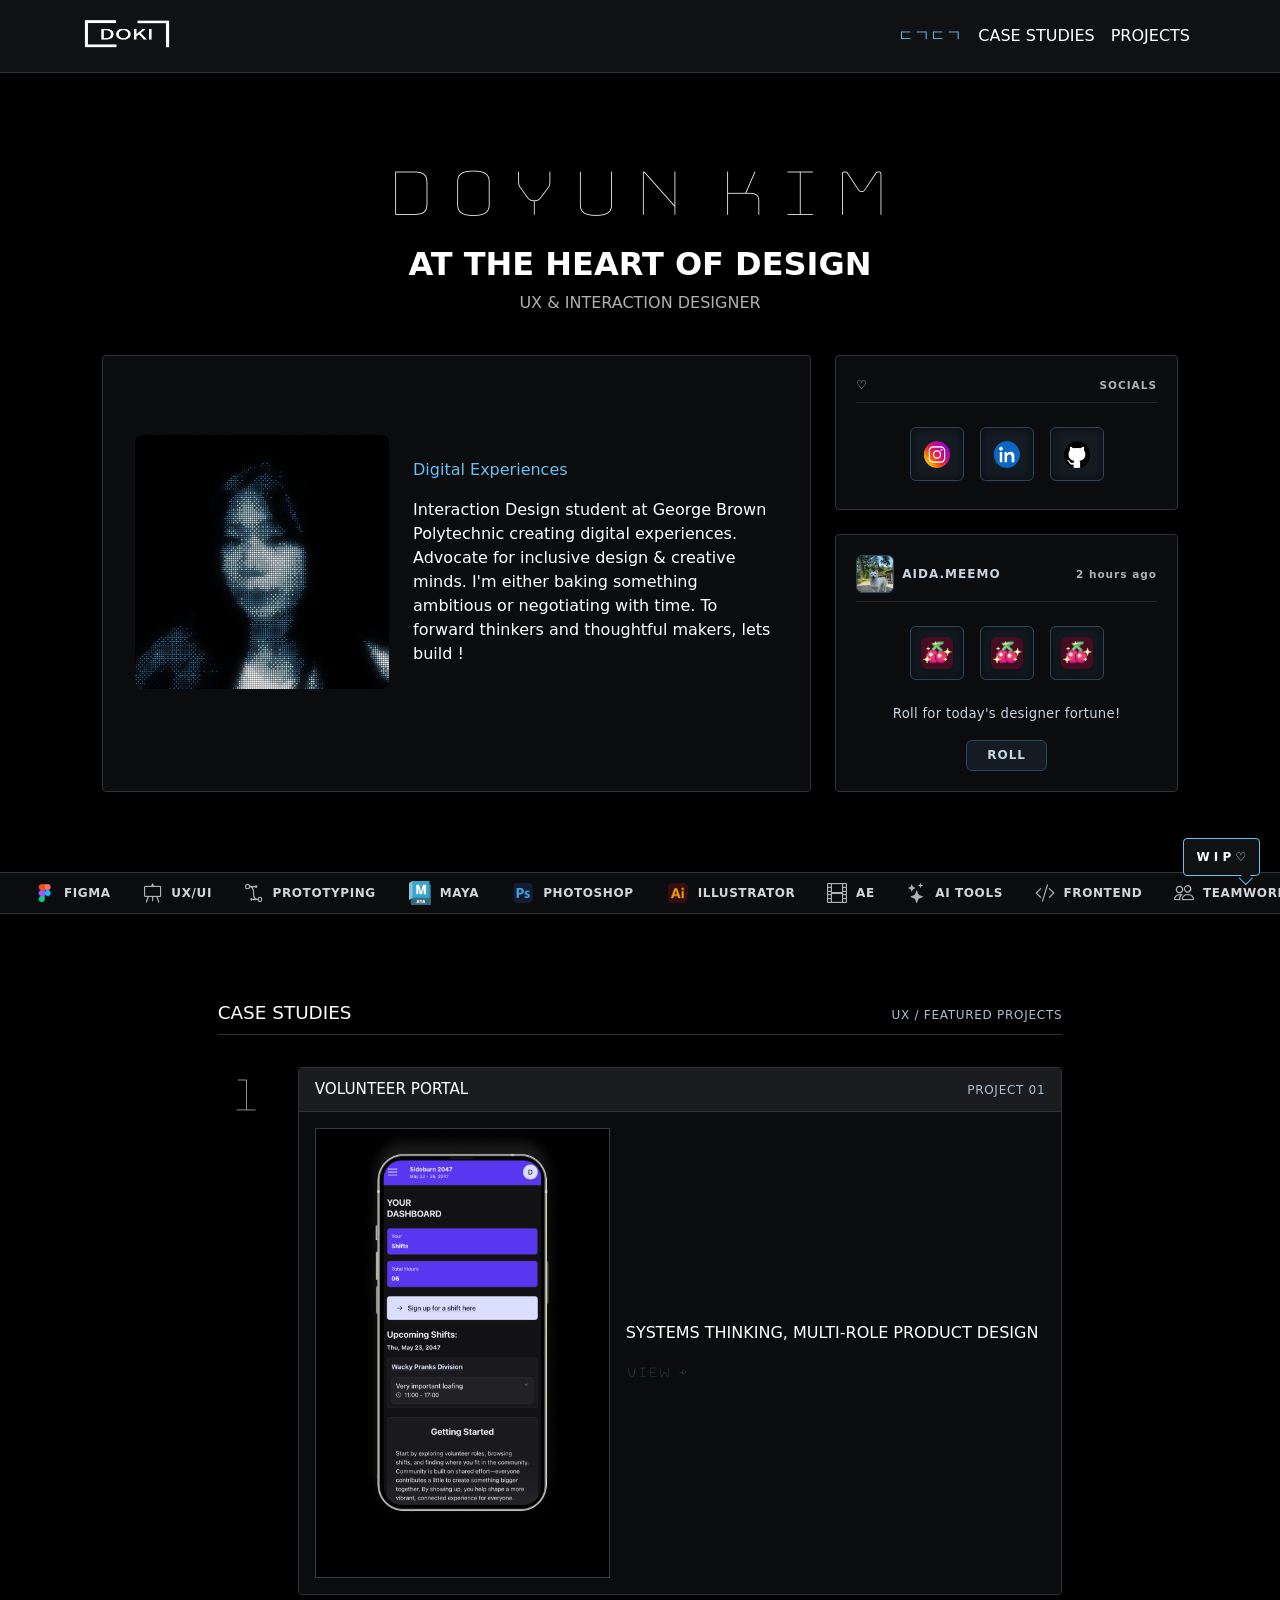
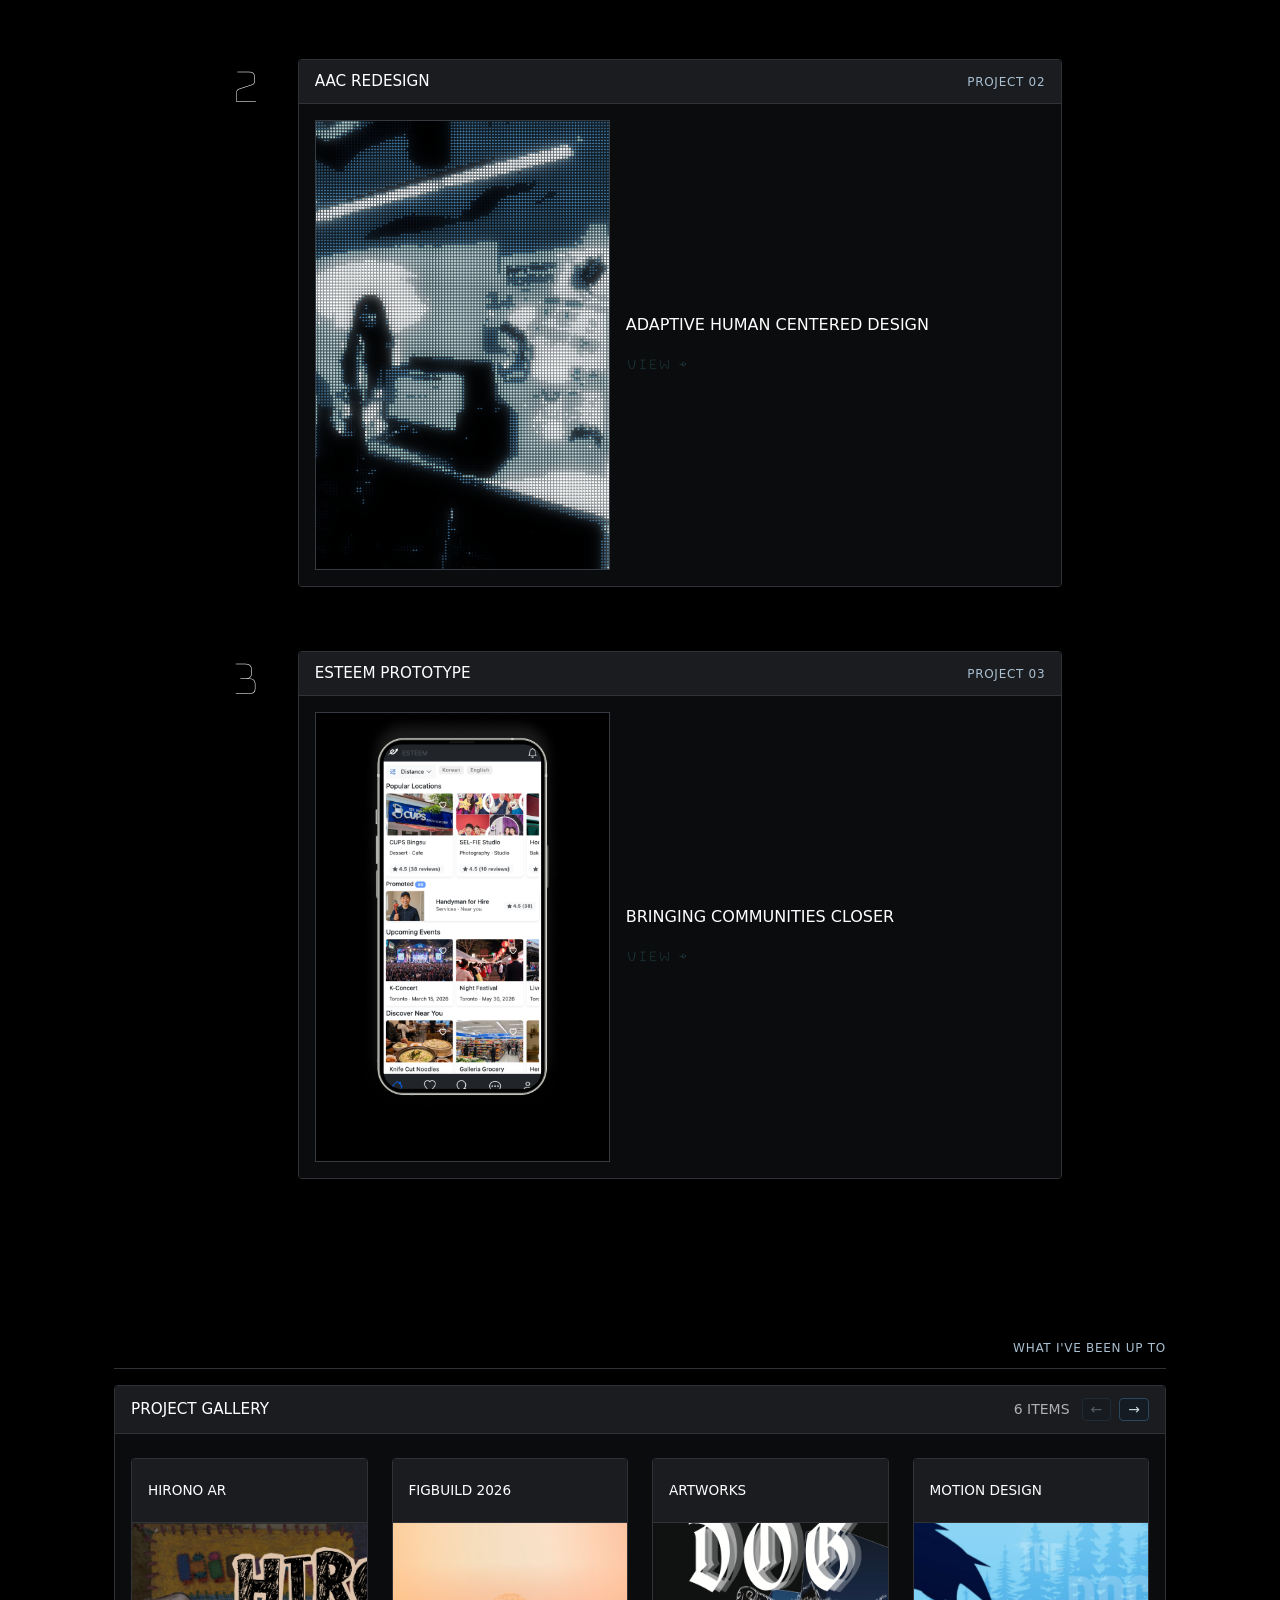
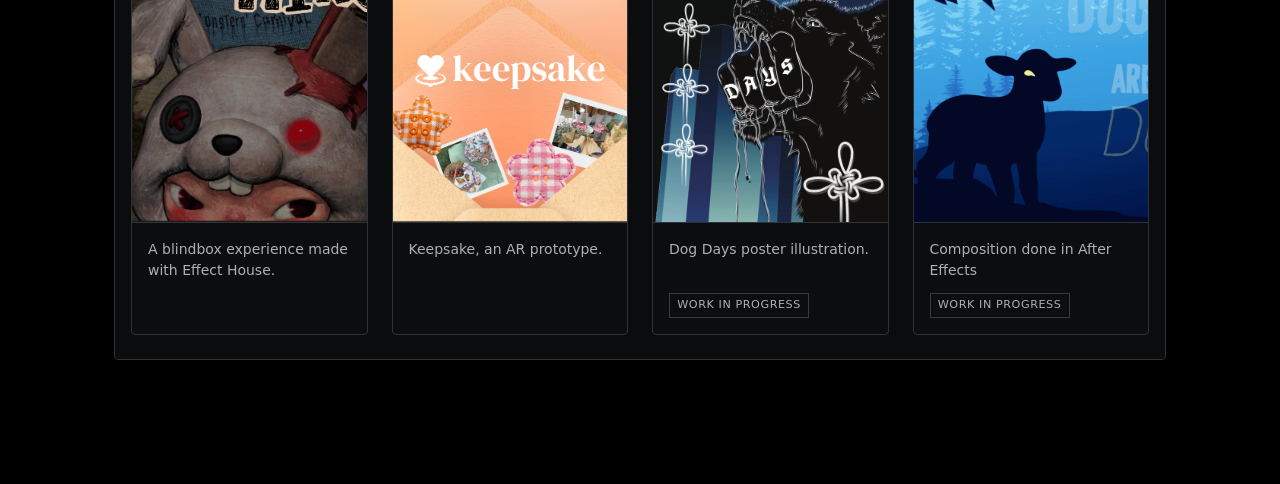
<file: index.html>
<!doctype html>
<html lang="en">

<head>

  <!-- METADATA -->
  <meta charset="utf-8">
  <meta name="viewport" content="width=device-width, initial-scale=1">
  <title>DOYUN KIM</title>

  <!-- BOOTSTRAP 5 -->
  <script src="https://cdn.jsdelivr.net/npm/bootstrap@5.3.2/dist/js/bootstrap.bundle.min.js"
    integrity="sha384-C6RzsynM9kWDrMNeT87bh95OGNyZPhcTNXj1NW7RuBCsyN/o0jlpcV8Qyq46cDfL" crossorigin="anonymous">
    </script>
  <link href="https://cdn.jsdelivr.net/npm/bootstrap@5.3.2/dist/css/bootstrap.min.css" rel="stylesheet"
    integrity="sha384-T3c6CoIi6uLrA9TneNEoa7RxnatzjcDSCmG1MXxSR1GAsXEV/Dwwykc2MPK8M2HN" crossorigin="anonymous">

  <!-- JQUERY -->
  <script src="https://code.jquery.com/jquery-3.7.1.min.js"
    integrity="sha256-/JqT3SQfawRcv/BIHPThkBvs0OEvtFFmqPF/lYI/Cxo=" crossorigin="anonymous"></script>
  <script src="script.js"></script>

  <link rel="stylesheet" href="https://cdn.jsdelivr.net/npm/bootstrap-icons@1.13.1/font/bootstrap-icons.min.css">

  <link href="style.css" rel="stylesheet">

  <link rel="preconnect" href="https://fonts.googleapis.com">
  <link rel="preconnect" href="https://fonts.gstatic.com" crossorigin>
  <link href="https://fonts.googleapis.com/css2?family=Bungee+Hairline&display=swap" rel="stylesheet">
</head>

<body class="is-loading">

  <!-- MONOCHROME HUD LOADING SCREEN -->
  <div id="site-loader" class="site-loader" aria-live="polite" aria-label="Loading site">
    <div class="loader-minimal-brand">
      <img src="images/DOKI_2.png" alt="DOKI" class="loader-brand-img" width="120" height="120">
    </div>
  </div>

  <header id="site-header"></header>

  <div class="lower-page">
    <div class="lower-background-layer" aria-hidden="true">
      <video id="lower-background" class="lower-background" muted loop playsinline preload="metadata">
        <source src="images/FLOWERBG-ascii.mp4" type="video/mp4">
      </video>
    </div>

    <div id="intro-section"></div>

    <div id="skills-section"></div>

    <div class="container portfolio-container portfolio-content">
      <div class="row g-4 align-items-start">
        <div id="casestudies-section" class="col-12 col-lg-10 mx-auto"></div>
      </div>
    </div>

    <div id="projects-section"></div>
  </div>

</body>

</html>
</file>
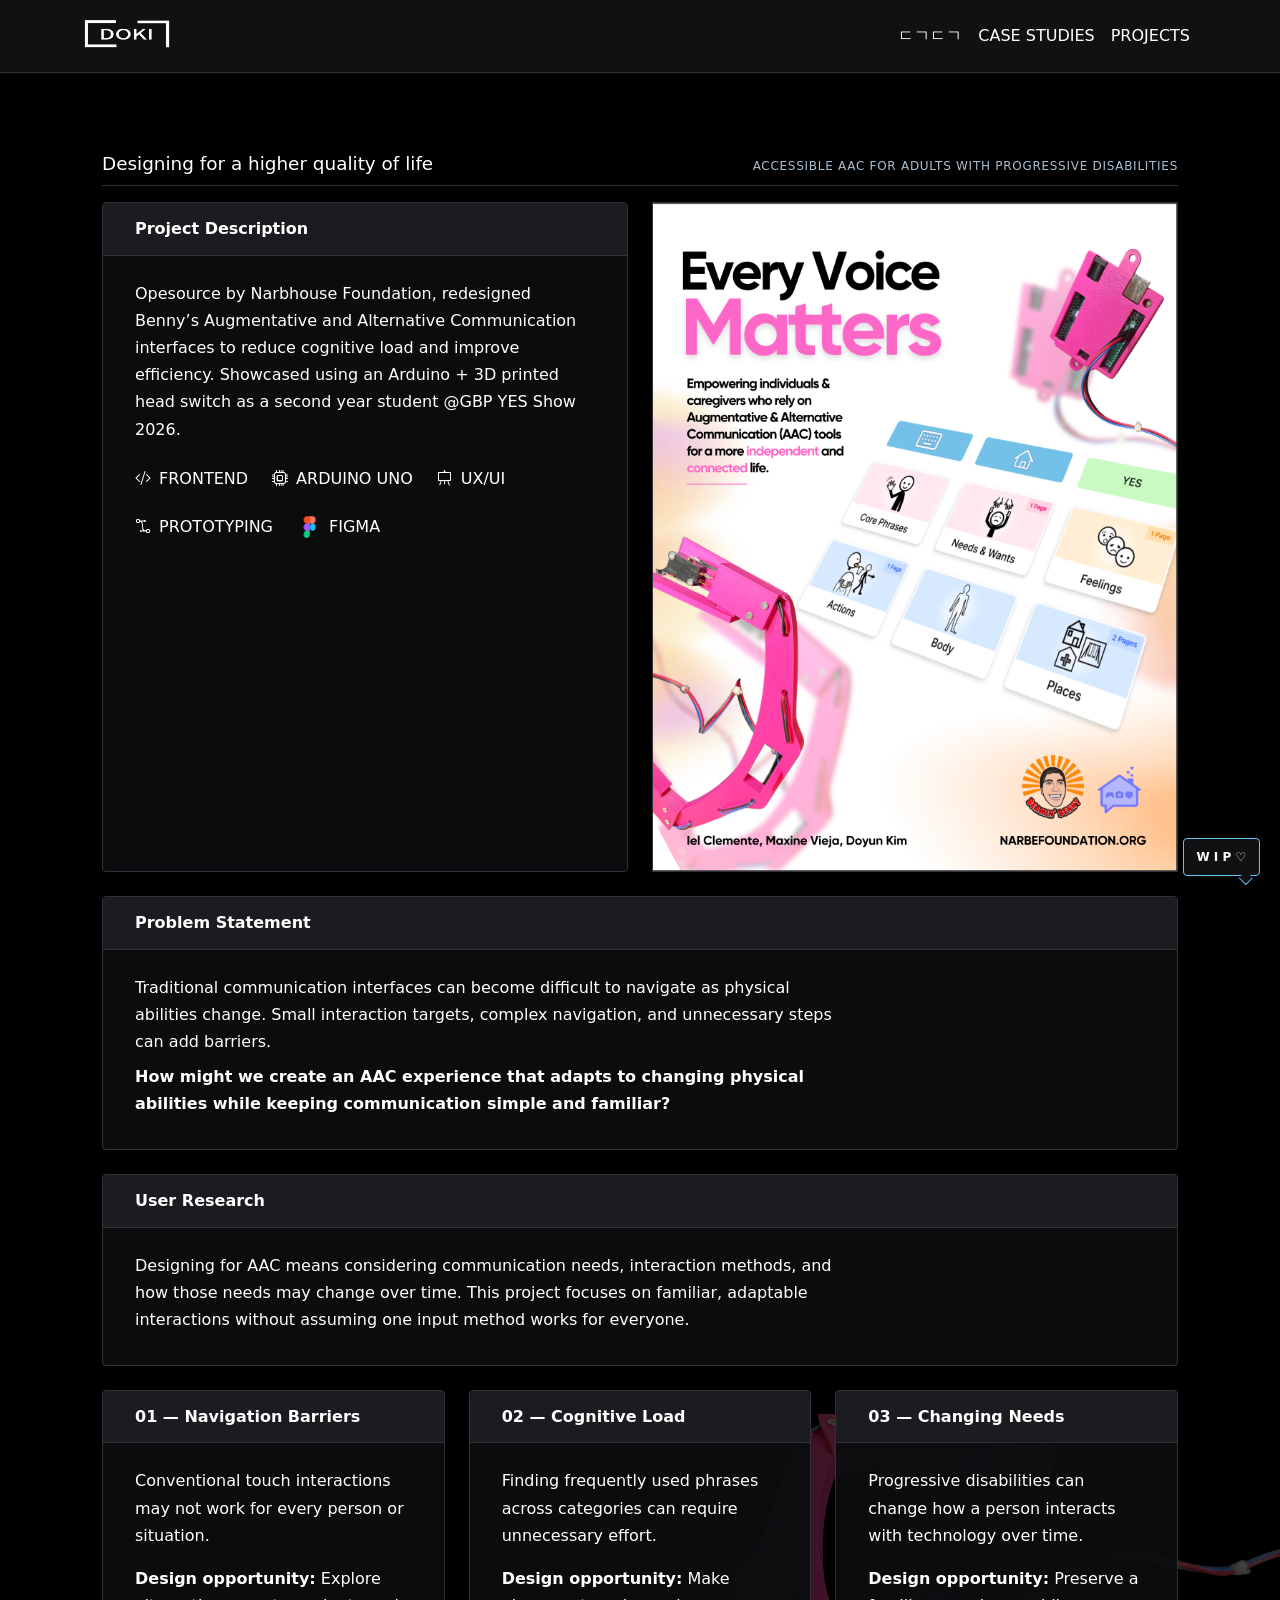
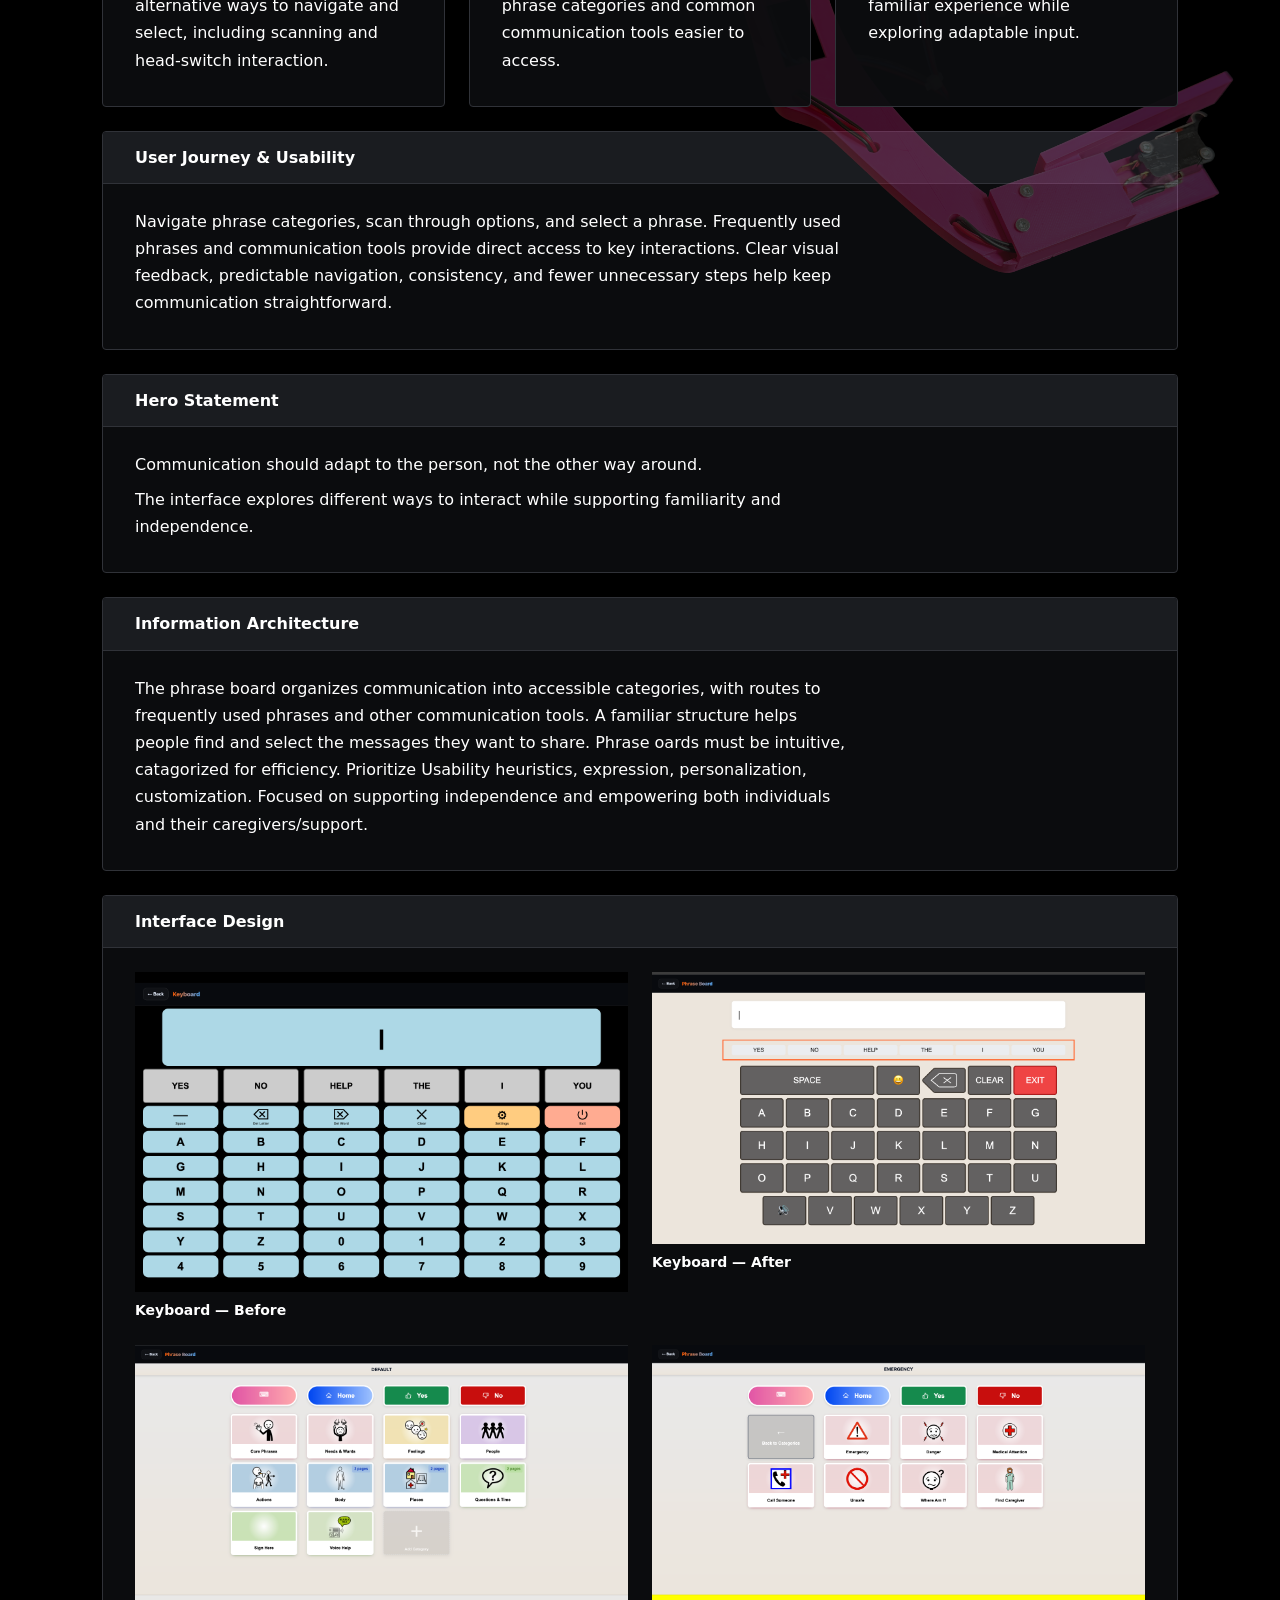
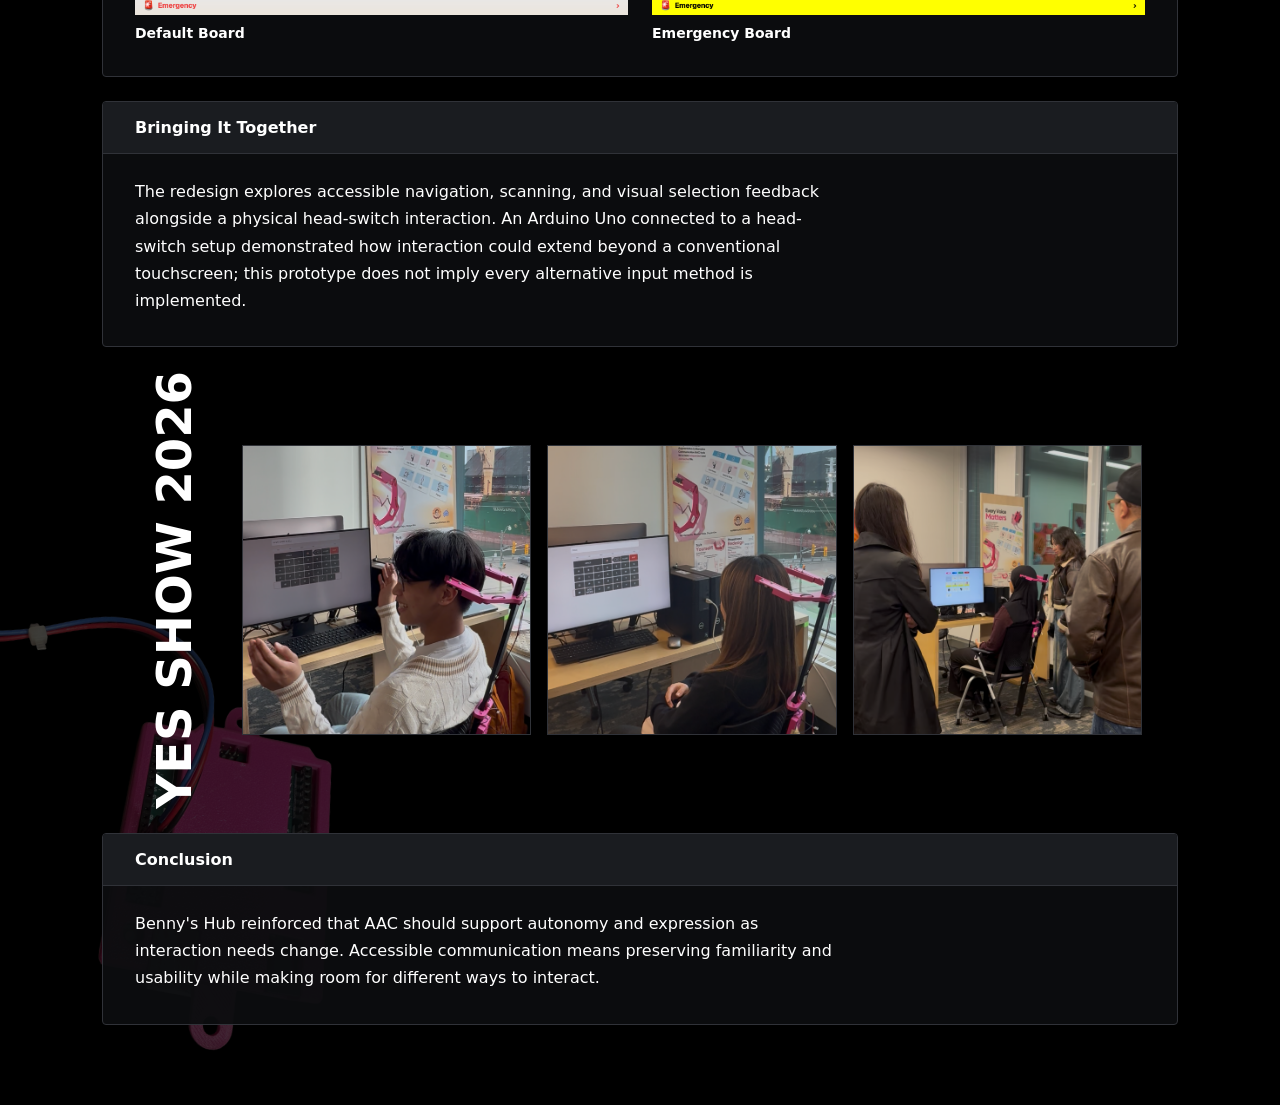
<file: casestudy1.html>
<!doctype html>
<html lang="en">

<head>
    <meta charset="utf-8">
    <meta name="viewport" content="width=device-width, initial-scale=1">
    <title>The Redesign | Do-yun Kim</title>

    <script src="https://cdn.jsdelivr.net/npm/bootstrap@5.3.2/dist/js/bootstrap.bundle.min.js"
        integrity="sha384-C6RzsynM9kWDrMNeT87bh95OGNyZPhcTNXj1NW7RuBCsyN/o0jlpcV8Qyq46cDfL"
        crossorigin="anonymous"></script>
    <link href="https://cdn.jsdelivr.net/npm/bootstrap@5.3.2/dist/css/bootstrap.min.css" rel="stylesheet"
        integrity="sha384-T3c6CoIi6uLrA9TneNEoa7RxnatzjcDSCmG1MXxSR1GAsXEV/Dwwykc2MPK8M2HN" crossorigin="anonymous">
    <script src="https://code.jquery.com/jquery-3.7.1.min.js"
        integrity="sha256-/JqT3SQfawRcv/BIHPThkBvs0OEvtFFmqPF/lYI/Cxo=" crossorigin="anonymous"></script>
    <script src="script.js"></script>
    <link rel="stylesheet" href="https://cdn.jsdelivr.net/npm/bootstrap-icons@1.13.1/font/bootstrap-icons.min.css">
    <link href="style.css" rel="stylesheet">
</head>

<body>
    <div id="site-header"></div>

    <section id="case-study-1" class="bg-light section-spacing case-study-detail redesign-case-study">
        <div class="container portfolio-container">
            <div class="portfolio-section-heading">
                <h2>Designing for a higher quality of life</h2>
                <span>ACCESSIBLE AAC FOR ADULTS WITH PROGRESSIVE DISABILITIES</span>
            </div>

            <div class="row g-4">

                <div class="col-12 col-md-6">
                    <article class="intro-card h-100">
                        <h3 class="h5 fw-bold text-white">Project Description</h3>
                        <p class="mb-0">Opesource by Narbhouse Foundation, redesigned Benny’s Augmentative and Alternative Communication interfaces to
                            reduce cognitive load and improve efficiency.
                            Showcased using an Arduino + 3D printed head switch as a second year student @GBP YES Show
                            2026.</p>
                        <div class="d-flex flex-wrap align-items-center gap-4 mt-4" aria-label="Project skills">
                            <span class="d-inline-flex align-items-center gap-2"><i class="bi bi-code-slash"
                                    aria-hidden="true"></i> FRONTEND</span>
                            <span class="d-inline-flex align-items-center gap-2"><i class="bi bi-cpu"
                                    aria-hidden="true"></i> ARDUINO UNO</span>
                            <span class="d-inline-flex align-items-center gap-2"><i class="bi bi-easel"
                                    aria-hidden="true"></i> UX/UI</span>
                            <span class="d-inline-flex align-items-center gap-2"><i class="bi bi-bezier2"
                                    aria-hidden="true"></i> PROTOTYPING</span>
                            <span class="d-inline-flex align-items-center gap-2"><img src="images/Figma.png" alt=""
                                    width="24" height="24"> FIGMA</span>
                        </div>
                    </article>
                </div>

                <div class="col-12 col-md-6 d-flex align-items-center justify-content-center">
                    <img src="images/Benny.png" class="case-study-feature-image"
                        alt="Benny's Hub AAC phrase board redesign">
                </div>


                <div class="col-12">
                    <article id="problem" class="intro-card h-100">
                        <h3 class="h5 fw-bold text-white">Problem Statement</h3>
                        <p class="mb-0">Traditional communication interfaces can become difficult to navigate as
                            physical abilities change. Small interaction targets, complex navigation, and unnecessary
                            steps can add barriers.</p>
                        <p class="mb-0 mt-2"><strong>How might we create an AAC experience that adapts to changing
                                physical abilities while keeping communication simple and familiar?</strong></p>
                    </article>
                </div>

                <div class="col-12">
                    <article id="research" class="intro-card h-100">
                        <h3 class="h5 fw-bold text-white">User Research</h3>
                        <p class="mb-0">Designing for AAC means considering communication needs, interaction methods,
                            and how those needs may change over time. This project focuses on familiar, adaptable
                            interactions without assuming one input method works for everyone.</p>
                    </article>
                </div>

                <div class="col-12">
                    <div class="row g-4 redesign-pain-points">
                        <div class="col-12 col-md-4">
                            <article class="intro-card h-100">
                                <h3 class="h5 fw-bold text-white">01 — Navigation Barriers</h3>
                                <p>Conventional touch interactions may not work for every person or situation.</p>
                                <p class="mb-0"><strong>Design opportunity:</strong> Explore alternative ways to
                                    navigate and select, including scanning and head-switch interaction.</p>
                            </article>
                        </div>
                        <div class="col-12 col-md-4">
                            <article class="intro-card h-100">
                                <h3 class="h5 fw-bold text-white">02 — Cognitive Load</h3>
                                <p>Finding frequently used phrases across categories can require unnecessary effort.</p>
                                <p class="mb-0"><strong>Design opportunity:</strong> Make phrase categories and common
                                    communication tools easier to access.</p>
                            </article>
                        </div>
                        <div class="col-12 col-md-4">
                            <article class="intro-card h-100">
                                <h3 class="h5 fw-bold text-white">03 — Changing Needs</h3>
                                <p>Progressive disabilities can change how a person interacts with technology over time.
                                </p>
                                <p class="mb-0"><strong>Design opportunity:</strong> Preserve a familiar experience
                                    while exploring adaptable input.</p>
                            </article>
                        </div>
                    </div>
                </div>

                <div class="col-12">
                    <article class="intro-card h-100">
                        <h3 class="h5 fw-bold text-white">User Journey &amp; Usability</h3>
                        <p class="mb-0">Navigate phrase categories, scan through options, and select a phrase.
                            Frequently used phrases and communication tools provide direct access to key interactions.
                            Clear visual feedback, predictable navigation, consistency, and fewer unnecessary steps help
                            keep communication straightforward.</p>
                    </article>
                </div>
                <div class="col-12">
                    <article class="intro-card h-100">
                        <h3 class="h5 fw-bold text-white">Hero Statement</h3>
                        <p class="mb-0">Communication should adapt to the person, not the other way around.</p>
                        <p class="mb-0 mt-2">The interface explores different ways to interact while supporting
                            familiarity and independence.</p>
                    </article>
                </div>

                <div class="col-12">
                    <article class="intro-card h-100">
                        <h3 class="h5 fw-bold text-white">Information Architecture</h3>
                        <p class="mb-0">The phrase board organizes communication into accessible categories, with routes
                            to frequently used phrases and other communication tools. A familiar structure helps people
                            find and select the messages they want to share. Phrase oards must be
                            intuitive, catagorized for efficiency. Prioritize Usability heuristics, expression,
                            personalization, customization.
                            Focused on supporting independence and empowering both individuals and their
                            caregivers/support.</p>
                    </article>
                </div>

                <div class="col-12">
                    <article id="wireframes" class="intro-card h-100">
                        <h3 class="h5 fw-bold text-white">Interface Design</h3>

                        <div class="row g-4">
                            <div class="col-12 col-md-6">
                                <figure class="m-0">
                                    <img src="images/KeyboardBefore.png" class="wireframe-image"
                                        alt="Keyboard interface before the redesign" width="3024" height="1964"
                                        loading="lazy">
                                    <figcaption class="small mt-2"><strong class="text-white">Keyboard — Before</strong>
                                    </figcaption>
                                </figure>
                            </div>
                            <div class="col-12 col-md-6">
                                <figure class="m-0">
                                    <img src="images/KeyboardAfter.png" class="wireframe-image"
                                        alt="Keyboard interface after the redesign" width="3024" height="1670"
                                        loading="lazy">
                                    <figcaption class="small mt-2"><strong class="text-white">Keyboard — After</strong>
                                    </figcaption>
                                </figure>
                            </div>
                            <div class="col-12 col-md-6">
                                <figure class="m-0">
                                    <img src="images/DefaultBoard.png" class="wireframe-image"
                                        alt="Default phrase board showing communication categories" width="3024"
                                        height="1656" loading="lazy">
                                    <figcaption class="small mt-2"><strong class="text-white">Default Board</strong>
                                    </figcaption>
                                </figure>
                            </div>
                            <div class="col-12 col-md-6">
                                <figure class="m-0">
                                    <img src="images/EmergencyBoard.png" class="wireframe-image"
                                        alt="Emergency phrase board showing urgent communication options" width="3024"
                                        height="1654" loading="lazy">
                                    <figcaption class="small mt-2"><strong class="text-white">Emergency Board</strong>
                                    </figcaption>
                                </figure>
                            </div>
                        </div>
                    </article>
                </div>

                <div class="col-12">
                    <article id="solutions" class="intro-card h-100">
                        <h3 class="h5 fw-bold text-white">Bringing It Together</h3>
                        <p class="mb-0">The redesign explores accessible navigation, scanning, and visual selection
                            feedback alongside a physical head-switch interaction. An Arduino Uno connected to a
                            head-switch setup demonstrated how interaction could extend beyond a conventional
                            touchscreen; this prototype does not imply every alternative input method is implemented.
                        </p>
                    </article>
                </div>

                <div class="col-12">
                    <figure class="yes-show-figure m-0">
                        <figcaption class="yes-show-caption text-white">YES SHOW 2026</figcaption>
                        <div class="yes-show-gallery">
                            <img src="images/User1.PNG" class="yes-show-user-image"
                                alt="Visitor trying the Benny's Hub head-switch at YES Show 2026" width="1320"
                                height="2868" loading="lazy">
                            <img src="images/User2.PNG" class="yes-show-user-image"
                                alt="Visitor using the Benny's Hub head-switch at YES Show 2026" width="1320"
                                height="2868" loading="lazy">
                            <img src="images/User3.PNG" class="yes-show-user-image yes-show-user-image-group"
                                alt="Visitors watching a Benny's Hub demonstration at YES Show 2026" width="1320"
                                height="2868" loading="lazy">
                        </div>
                    </figure>
                </div>

                <div class="col-12">
                    <article class="intro-card h-100">
                        <h3 class="h5 fw-bold text-white">Conclusion</h3>
                        <p class="mb-0">Benny's Hub reinforced that AAC should support autonomy and expression as
                            interaction needs change. Accessible communication means preserving familiarity and
                            usability while making room for different ways to interact.</p>
                    </article>
                </div>

            </div>
        </div>
    </section>
</body>

</html>
</file>
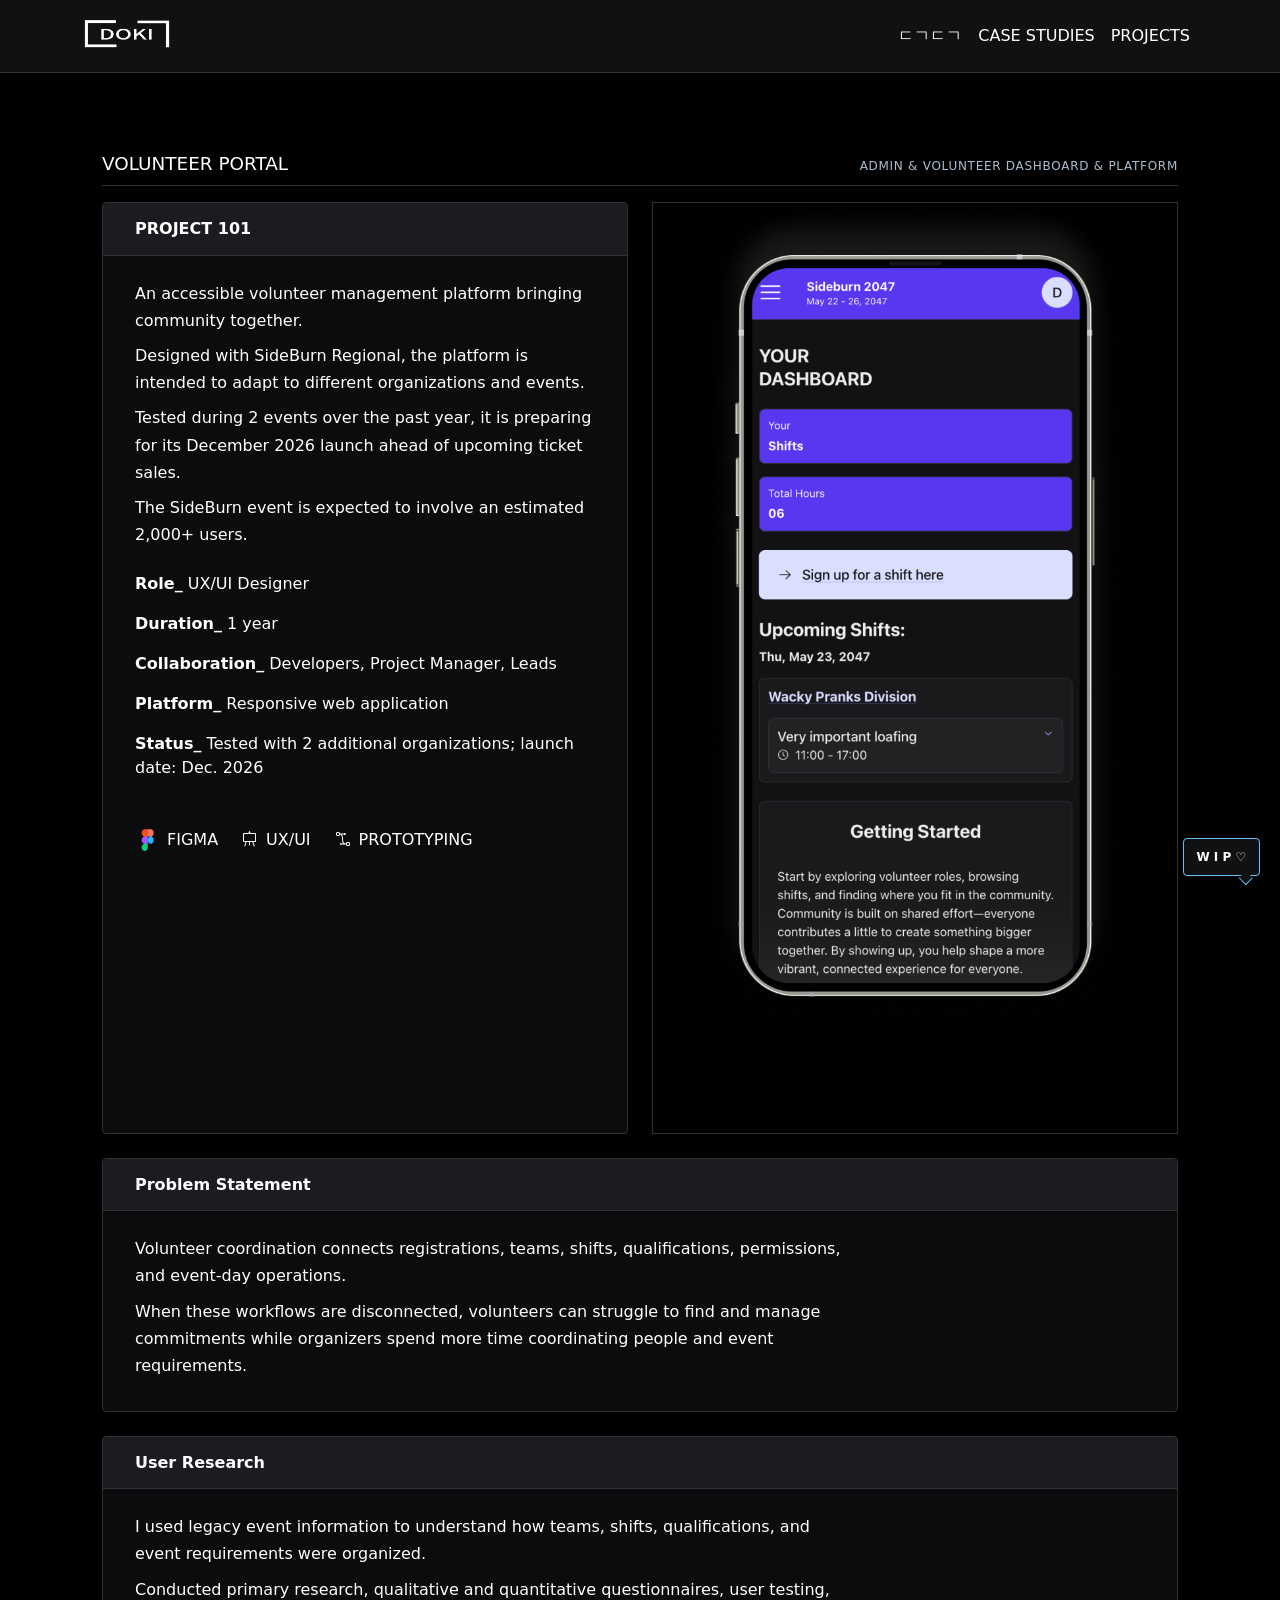
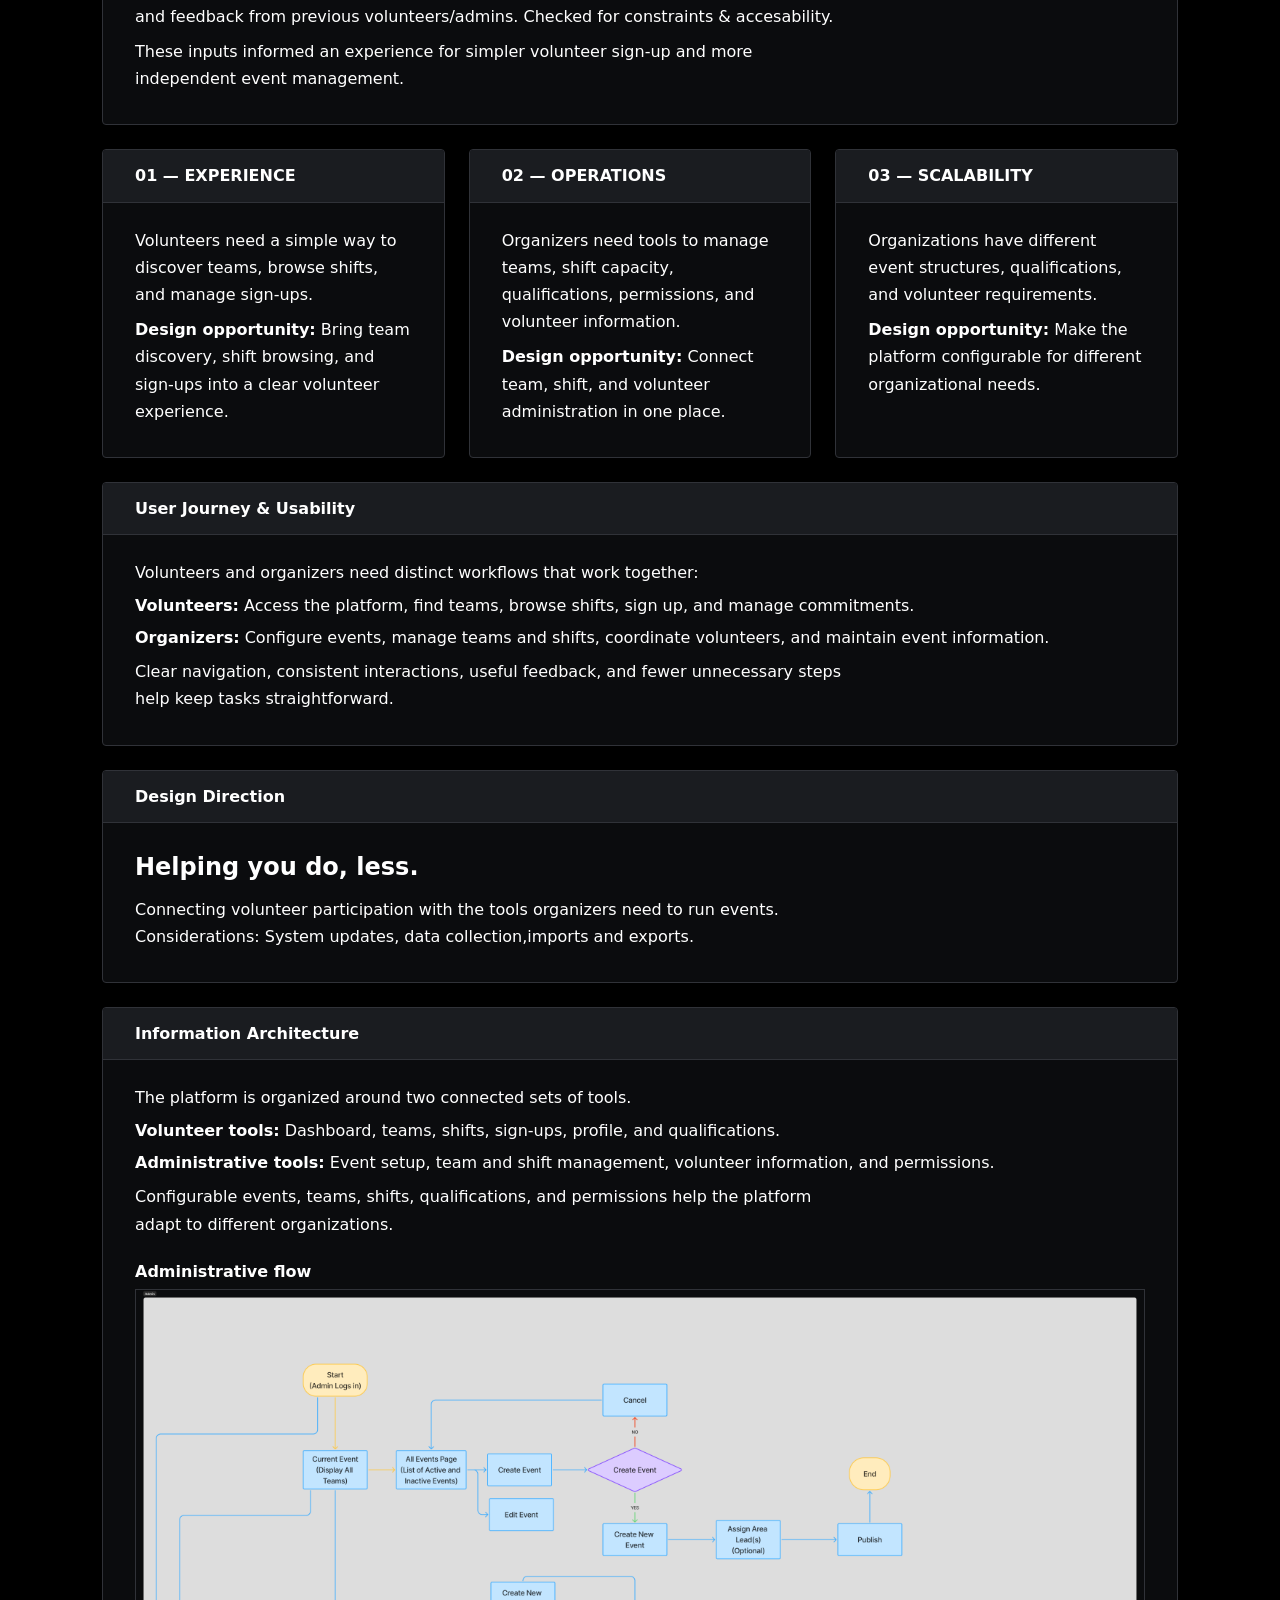
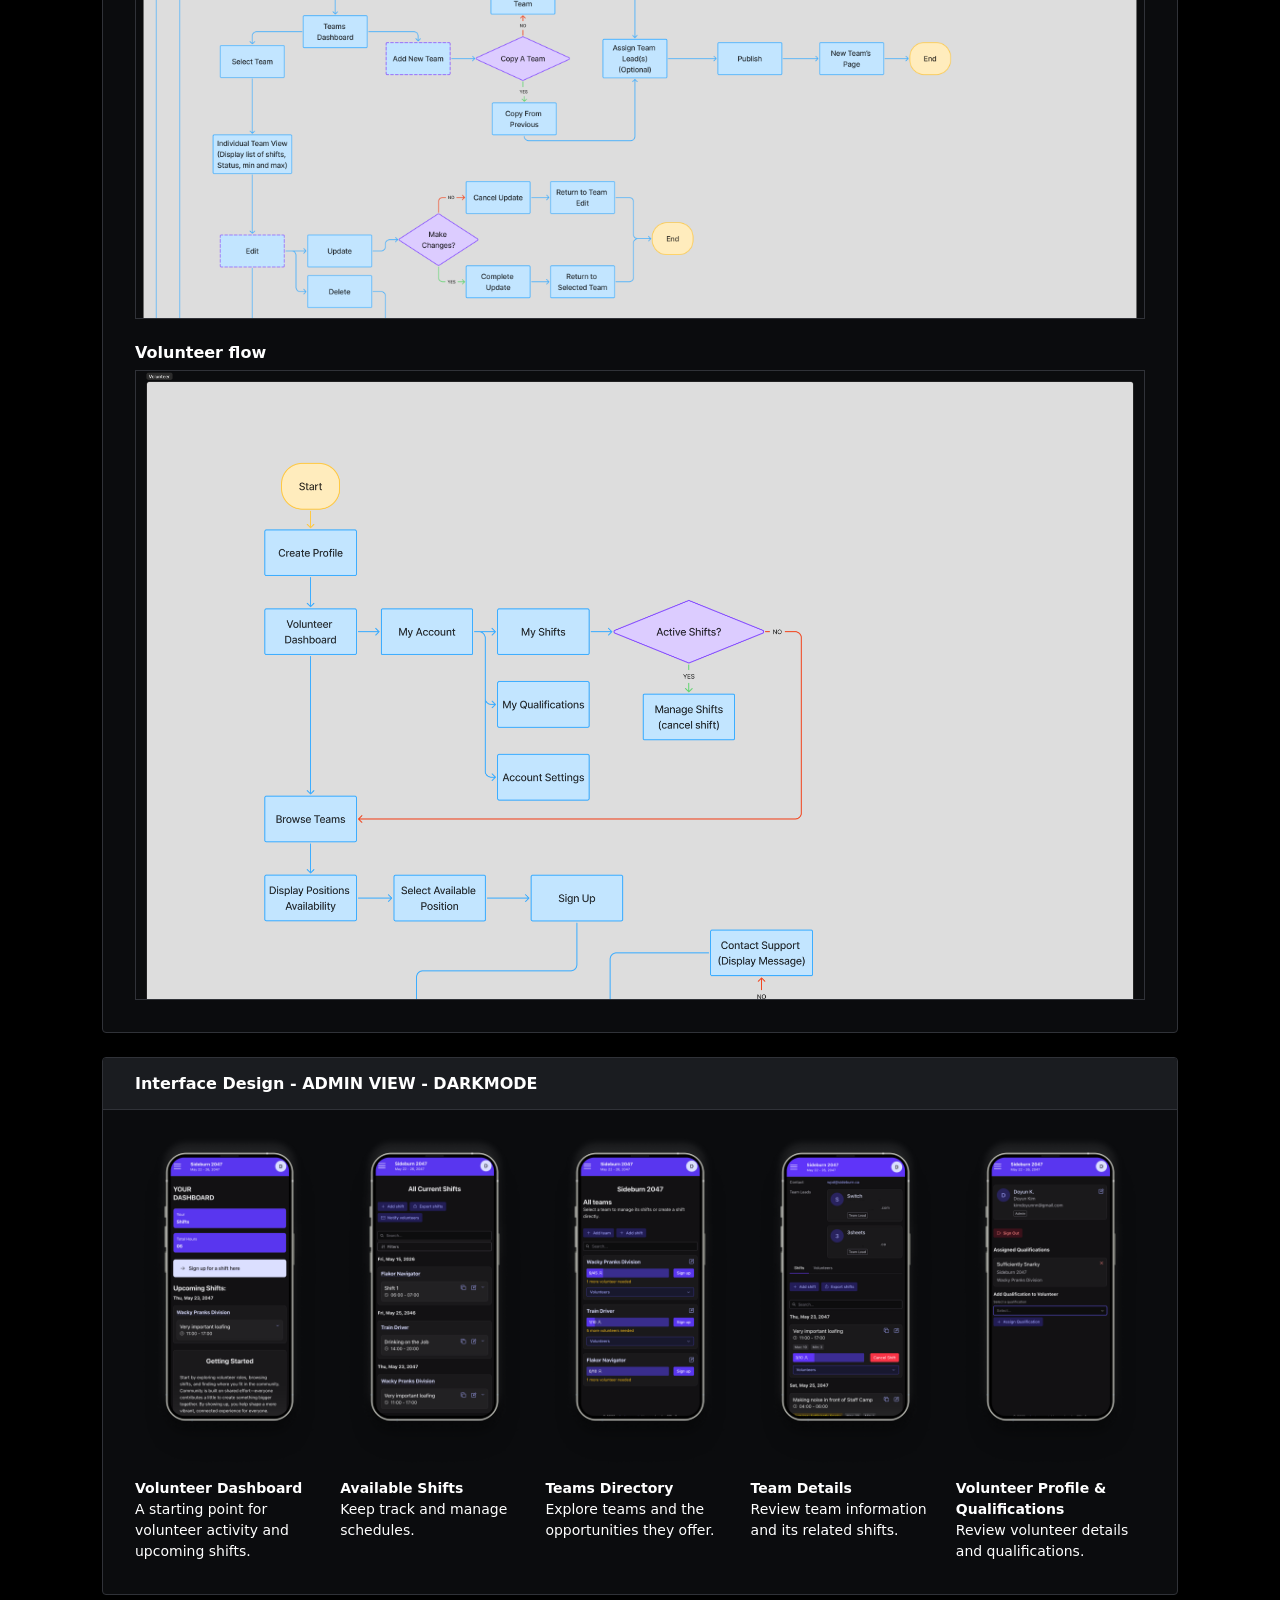
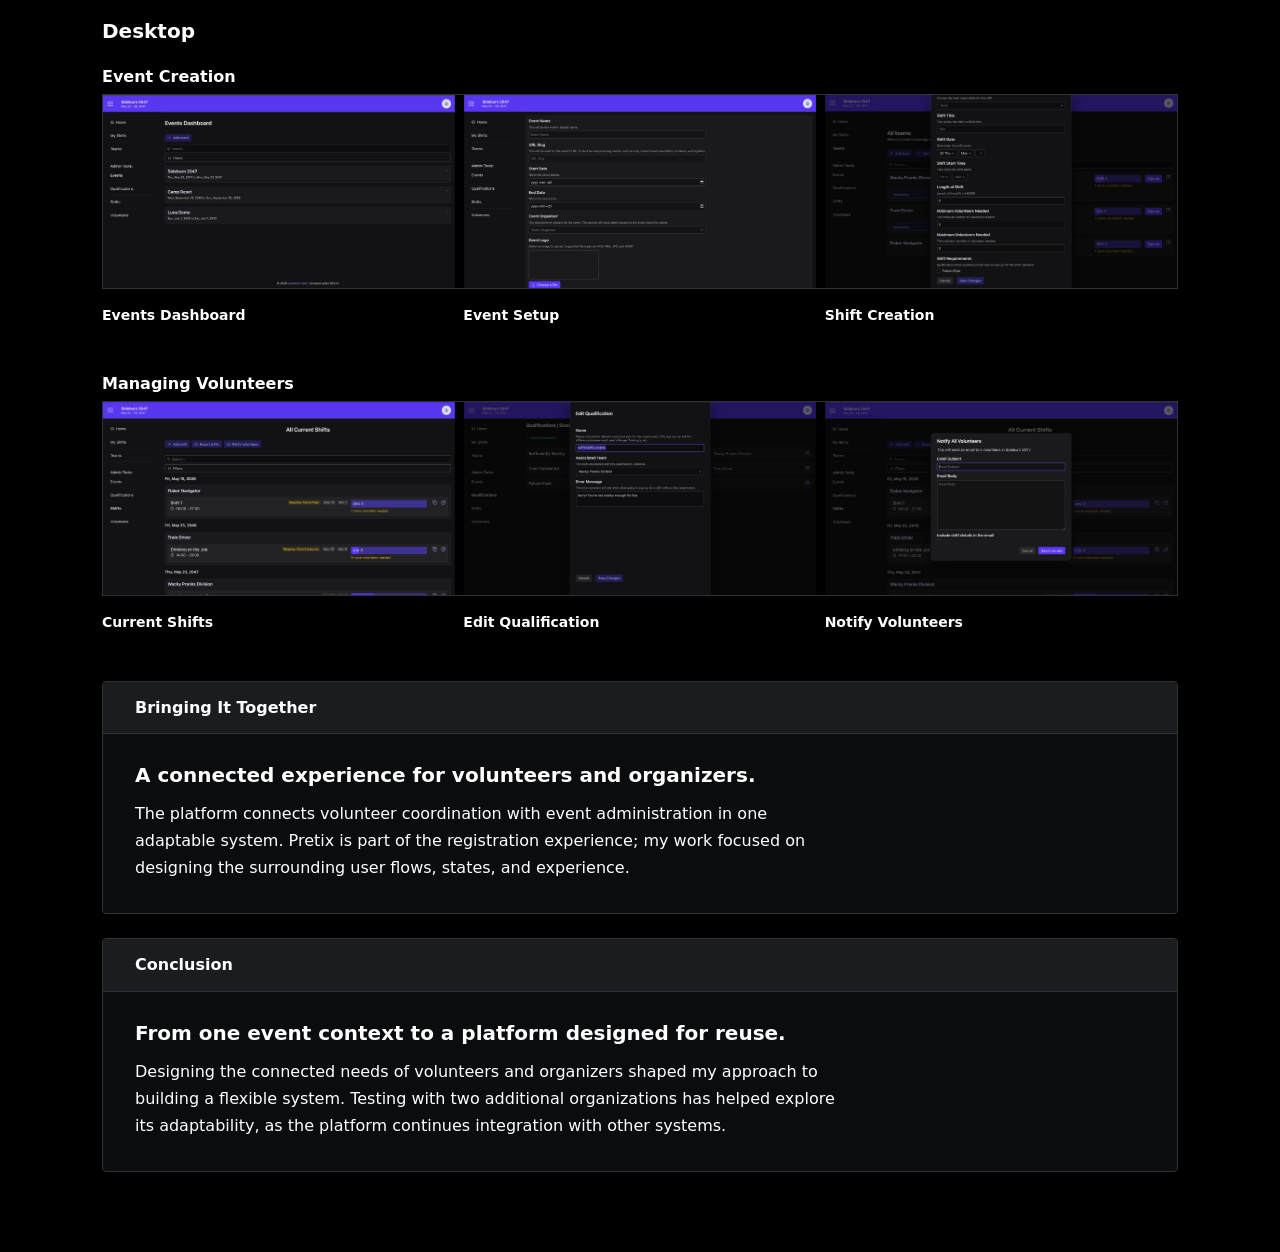
<file: casestudy2.html>
<!doctype html>
<html lang="en">

<head>

    <!-- METADATA -->
    <meta charset="utf-8">
    <meta name="viewport" content="width=device-width, initial-scale=1">
    <title>Do-yun Kim</title>

    <!-- BOOTSTRAP 5 -->
    <script src="https://cdn.jsdelivr.net/npm/bootstrap@5.3.2/dist/js/bootstrap.bundle.min.js"
        integrity="sha384-C6RzsynM9kWDrMNeT87bh95OGNyZPhcTNXj1NW7RuBCsyN/o0jlpcV8Qyq46cDfL" crossorigin="anonymous">
        </script>
    <link href="https://cdn.jsdelivr.net/npm/bootstrap@5.3.2/dist/css/bootstrap.min.css" rel="stylesheet"
        integrity="sha384-T3c6CoIi6uLrA9TneNEoa7RxnatzjcDSCmG1MXxSR1GAsXEV/Dwwykc2MPK8M2HN" crossorigin="anonymous">

    <!-- JQUERY -->
    <script src="https://code.jquery.com/jquery-3.7.1.min.js"
        integrity="sha256-/JqT3SQfawRcv/BIHPThkBvs0OEvtFFmqPF/lYI/Cxo=" crossorigin="anonymous"></script>
    <script src="script.js"></script>

    <link rel="stylesheet" href="https://cdn.jsdelivr.net/npm/bootstrap-icons@1.13.1/font/bootstrap-icons.min.css">

    <link href="style.css" rel="stylesheet">

</head>

<body>

    <div id="site-header"></div>


    <section id="case-study-1" class="bg-light section-spacing case-study-detail">
        <div class="container portfolio-container">
            <div class="portfolio-section-heading">
                <h2>VOLUNTEER PORTAL</h2>
                <span>ADMIN &amp; VOLUNTEER DASHBOARD &amp; PLATFORM</span>
            </div>

            <div class="row g-4">

                <div class="col-12 col-md-6">
                    <article class="intro-card h-100">
                        <h3 class="h5 fw-bold text-white">PROJECT 101</h3>
                        <p class="mb-0">An accessible volunteer management platform bringing community together.</p>
                        <p class="mt-2 mb-0">Designed with SideBurn Regional, the platform is intended to adapt to
                            different organizations and events.</p>
                        <p class="mt-2 mb-0">Tested during 2 events over the past year, it is preparing for its
                            December 2026 launch ahead of upcoming ticket sales.</p>
                        <p class="mt-2 mb-4">The SideBurn event is expected to involve an estimated 2,000+ users.</p>
                        <h4 class="h6 fw-bold text-white"> </h4>
                        <ul class="list-unstyled mb-5">
                            <li class="mb-3"><strong>Role_</strong> UX/UI Designer</li>
                            <li class="mb-3"><strong>Duration_</strong> 1 year</li>
                            <li class="mb-3"><strong>Collaboration_</strong> Developers, Project Manager, Leads</li>
                            <li class="mb-3"><strong>Platform_</strong> Responsive web application</li>
                            <li class="mb-0"><strong>Status_</strong> Tested with 2 additional organizations; launch
                                date: Dec. 2026
                            </li>
                        </ul>
                        <div class="d-flex flex-wrap align-items-center gap-4" aria-label="Project skills">
                            <span class="d-inline-flex align-items-center gap-2"><img src="images/Figma.png" alt=""
                                    width="24" height="24"> FIGMA</span>
                            <span class="d-inline-flex align-items-center gap-2"><i class="bi bi-easel"
                                    aria-hidden="true"></i> UX/UI</span>
                            <span class="d-inline-flex align-items-center gap-2"><i class="bi bi-bezier2"
                                    aria-hidden="true"></i> PROTOTYPING</span>
                        </div>
                    </article>
                </div>

                <div class="col-12 col-md-6 d-flex align-items-center justify-content-center">
                    <img src="images/ShiftDash.png" class="case-study-feature-image"
                        alt="Volunteer portal shift dashboard mockup">
                </div>

                <div class="col-12">
                    <article id="problem" class="intro-card h-100">
                        <h3 class="h5 fw-bold text-white">Problem Statement</h3>
                        <p class="mb-0">Volunteer coordination connects registrations, teams, shifts, qualifications,
                            permissions, and event-day operations.</p>
                        <p class="mb-0 mt-2">When these workflows are disconnected, volunteers can struggle to find and
                            manage commitments while organizers spend more time coordinating people and event
                            requirements.</p>
                    </article>
                </div>

                <div class="col-12">
                    <article id="research" class="intro-card h-100">
                        <h3 class="h5 fw-bold text-white">User Research</h3>
                        <p class="mb-0">I used legacy event information to understand how teams, shifts, qualifications,
                            and event requirements were organized.</p>
                        <p class="mb-0 mt-2">Conducted primary research, qualitative and quantitative questionnaires,
                            user testing, and feedback from previous volunteers/admins. Checked for constraints &
                            accesability.</p>
                        <p class="mb-0 mt-2">These inputs informed an experience for simpler volunteer sign-up and more
                            independent event management.</p>
                    </article>
                </div>

                <div class="col-12 col-md-4">
                    <article class="intro-card h-100">
                        <h3 class="h5 fw-bold text-white">01 — EXPERIENCE</h3>
                        <p class="mb-0">Volunteers need a simple way to discover teams, browse shifts, and manage
                            sign-ups.</p>
                        <p class="mt-2 mb-0"><strong>Design opportunity:</strong> Bring team discovery, shift browsing,
                            and
                            sign-ups into a clear volunteer experience.</p>
                    </article>
                </div>
                <div class="col-12 col-md-4">
                    <article class="intro-card h-100">
                        <h3 class="h5 fw-bold text-white">02 — OPERATIONS</h3>
                        <p class="mb-0">Organizers need tools to manage teams, shift capacity, qualifications,
                            permissions, and
                            volunteer information.</p>
                        <p class="mt-2 mb-0"><strong>Design opportunity:</strong> Connect team, shift, and volunteer
                            administration in one place.</p>
                    </article>
                </div>
                <div class="col-12 col-md-4">
                    <article class="intro-card h-100">
                        <h3 class="h5 fw-bold text-white">03 — SCALABILITY</h3>
                        <p class="mb-0">Organizations have different event structures, qualifications, and volunteer
                            requirements.</p>
                        <p class="mt-2 mb-0"><strong>Design opportunity:</strong> Make the platform configurable for
                            different organizational needs.</p>
                    </article>
                </div>

                <div class="col-12">
                    <article class="intro-card h-100">
                        <h3 class="h5 fw-bold text-white">User Journey &amp; Usability</h3>
                        <p class="mb-0">Volunteers and organizers need distinct workflows that work together:</p>
                        <ul class="list-unstyled mb-0">
                            <li class="mt-2"><strong>Volunteers:</strong> Access the platform, find teams, browse
                                shifts, sign up,
                                and manage commitments.</li>
                            <li class="mt-2"><strong>Organizers:</strong> Configure events, manage teams and shifts,
                                coordinate
                                volunteers, and maintain event information.</li>
                        </ul>
                        <p class="mb-0 mt-2">Clear navigation, consistent interactions, useful feedback, and fewer
                            unnecessary steps help keep tasks straightforward.</p>
                    </article>
                </div>

                <div class="col-12">
                    <article class="intro-card h-100">
                        <h3 class="h5 fw-bold text-white">Design Direction</h3>
                        <p class="mb-0 fs-4 fw-semibold">Helping you do, less.</p>
                        <p class="mb-0 mt-2">Connecting volunteer participation with the tools organizers
                            need to run events. Considerations: System updates, data collection,imports and exports.</p>
                    </article>
                </div>

                <div class="col-12">
                    <article class="intro-card h-100">
                        <h3 class="h5 fw-bold text-white">Information Architecture</h3>
                        <p class="mb-0">The platform is organized around two connected sets of tools.</p>
                        <ul class="list-unstyled mb-0">
                            <li class="mt-2"><strong>Volunteer tools:</strong> Dashboard, teams, shifts, sign-ups,
                                profile, and
                                qualifications.</li>
                            <li class="mt-2"><strong>Administrative tools:</strong> Event setup, team and shift
                                management, volunteer
                                information, and permissions.</li>
                        </ul>
                        <p class="mb-0 mt-2">Configurable events, teams, shifts, qualifications, and permissions help
                            the platform adapt to different organizations.</p>

                        <h4 class="h6 fw-bold text-white mt-4">Administrative flow</h4>
                        <div class="flow-scroll" tabindex="0" role="region"
                            aria-label="Administrator flow diagram, scrollable">
                            <img src="images/AdminFlow.png" alt="Administrator flow diagram" loading="lazy">
                        </div>

                        <h4 class="h6 fw-bold text-white mt-4">Volunteer flow</h4>
                        <div class="flow-scroll" tabindex="0" role="region"
                            aria-label="Volunteer flow diagram, scrollable">
                            <img src="images/VolunteeFlow.png" alt="Volunteer flow diagram" loading="lazy">
                        </div>
                    </article>
                </div>

                <div class="col-12">
                    <article id="wireframes" class="intro-card h-100">
                        <h3 class="h5 fw-bold text-white">Interface Design - ADMIN VIEW - DARKMODE</h3>
                        <div class="wireframe-grid">
                            <figure class="m-0">
                                <img src="images/ShiftDash.png" class="wireframe-image" alt="Volunteer Dashboard mockup"
                                    width="1592" height="2824" loading="lazy">
                                <figcaption class="small mt-2"><strong class="text-white">Volunteer
                                        Dashboard</strong><br>A starting point for volunteer activity and upcoming
                                    shifts.</figcaption>
                            </figure>
                            <figure class="m-0">
                                <img src="images/AllShiftsMock.png" class="wireframe-image"
                                    alt="Available Shifts mockup" width="1592" height="2824" loading="lazy">
                                <figcaption class="small mt-2"><strong class="text-white">Available
                                        Shifts</strong><br>Keep track and manage schedules.</figcaption>
                            </figure>
                            <figure class="m-0">
                                <img src="images/AllteamsMock.png" class="wireframe-image" alt="Teams Directory mockup"
                                    width="1592" height="2824" loading="lazy">
                                <figcaption class="small mt-2"><strong class="text-white">Teams
                                        Directory</strong><br>Explore teams and the opportunities they offer.
                                </figcaption>
                            </figure>
                            <figure class="m-0">
                                <img src="images/TeamPageMock.png" class="wireframe-image" alt="Team Details mockup"
                                    width="1592" height="2824" loading="lazy">
                                <figcaption class="small mt-2"><strong class="text-white">Team
                                        Details</strong><br>Review team information and its related shifts.</figcaption>
                            </figure>
                            <figure class="m-0">
                                <img src="images/ProfileQualMock.png" class="wireframe-image"
                                    alt="Volunteer Profile mockup" width="1592" height="2824" loading="lazy">
                                <figcaption class="small mt-2"><strong class="text-white">Volunteer Profile &amp;
                                        Qualifications</strong><br>Review volunteer details and qualifications.
                                </figcaption>
                            </figure>
                        </div>
                    </article>
                </div>

                <div class="col-12 mt-4 mb-4" id="wireframes">
                    <h3 class="h5 fw-bold text-white mb-4">Desktop</h3>
                    <figure class="mb-5">
                        <h4 class="h6 fw-bold text-white mb-2">Event Creation</h4>
                        <img src="images/Group 1.png" class="case-study-feature-image"
                            alt="Desktop screens for the events dashboard, event setup, and shift creation" width="4616"
                            height="827" loading="lazy">
                        <figcaption class="row g-2 small mt-2">
                            <span class="col-4"><strong class="text-white">Events Dashboard</strong></span>
                            <span class="col-4"><strong class="text-white">Event Setup</strong></span>
                            <span class="col-4"><strong class="text-white">Shift Creation</strong></span>
                        </figcaption>
                    </figure>
                    <figure class="mb-0">
                        <h4 class="h6 fw-bold text-white mb-2">Managing Volunteers</h4>
                        <img src="images/Group 2.png" class="case-study-feature-image"
                            alt="Desktop screens for current shifts, qualification editing, and volunteer notifications"
                            width="4616" height="829" loading="lazy">
                        <figcaption class="row g-2 small mt-2">
                            <span class="col-4"><strong class="text-white">Current Shifts</strong></span>
                            <span class="col-4"><strong class="text-white">Edit Qualification</strong></span>
                            <span class="col-4"><strong class="text-white">Notify Volunteers</strong></span>
                        </figcaption>
                    </figure>
                </div>

                <div class="col-12">
                    <article id="solutions" class="intro-card h-100">
                        <h3 class="h5 fw-bold text-white">Bringing It Together</h3>
                        <p class="mb-0 fs-5 fw-semibold">A connected experience for volunteers and organizers.</p>
                        <p class="mb-0 mt-2">The platform connects volunteer coordination with event administration in
                            one adaptable system. Pretix is part of the registration experience; my work focused on
                            designing the surrounding user flows, states, and experience.</p>
                    </article>
                </div>

                <div class="col-12">
                    <article class="intro-card h-100">
                        <h3 class="h5 fw-bold text-white">Conclusion</h3>
                        <p class="mb-0 fs-5 fw-semibold">From one event context to a platform designed for reuse.</p>
                        <p class="mb-0 mt-2">Designing the connected needs of volunteers and organizers shaped my
                            approach to building a flexible system. Testing with two additional organizations has helped
                            explore its adaptability, as the platform continues integration with other systems.
                        </p>
                    </article>
                </div>

            </div>
        </div>
    </section>



</body>



</html>
</file>
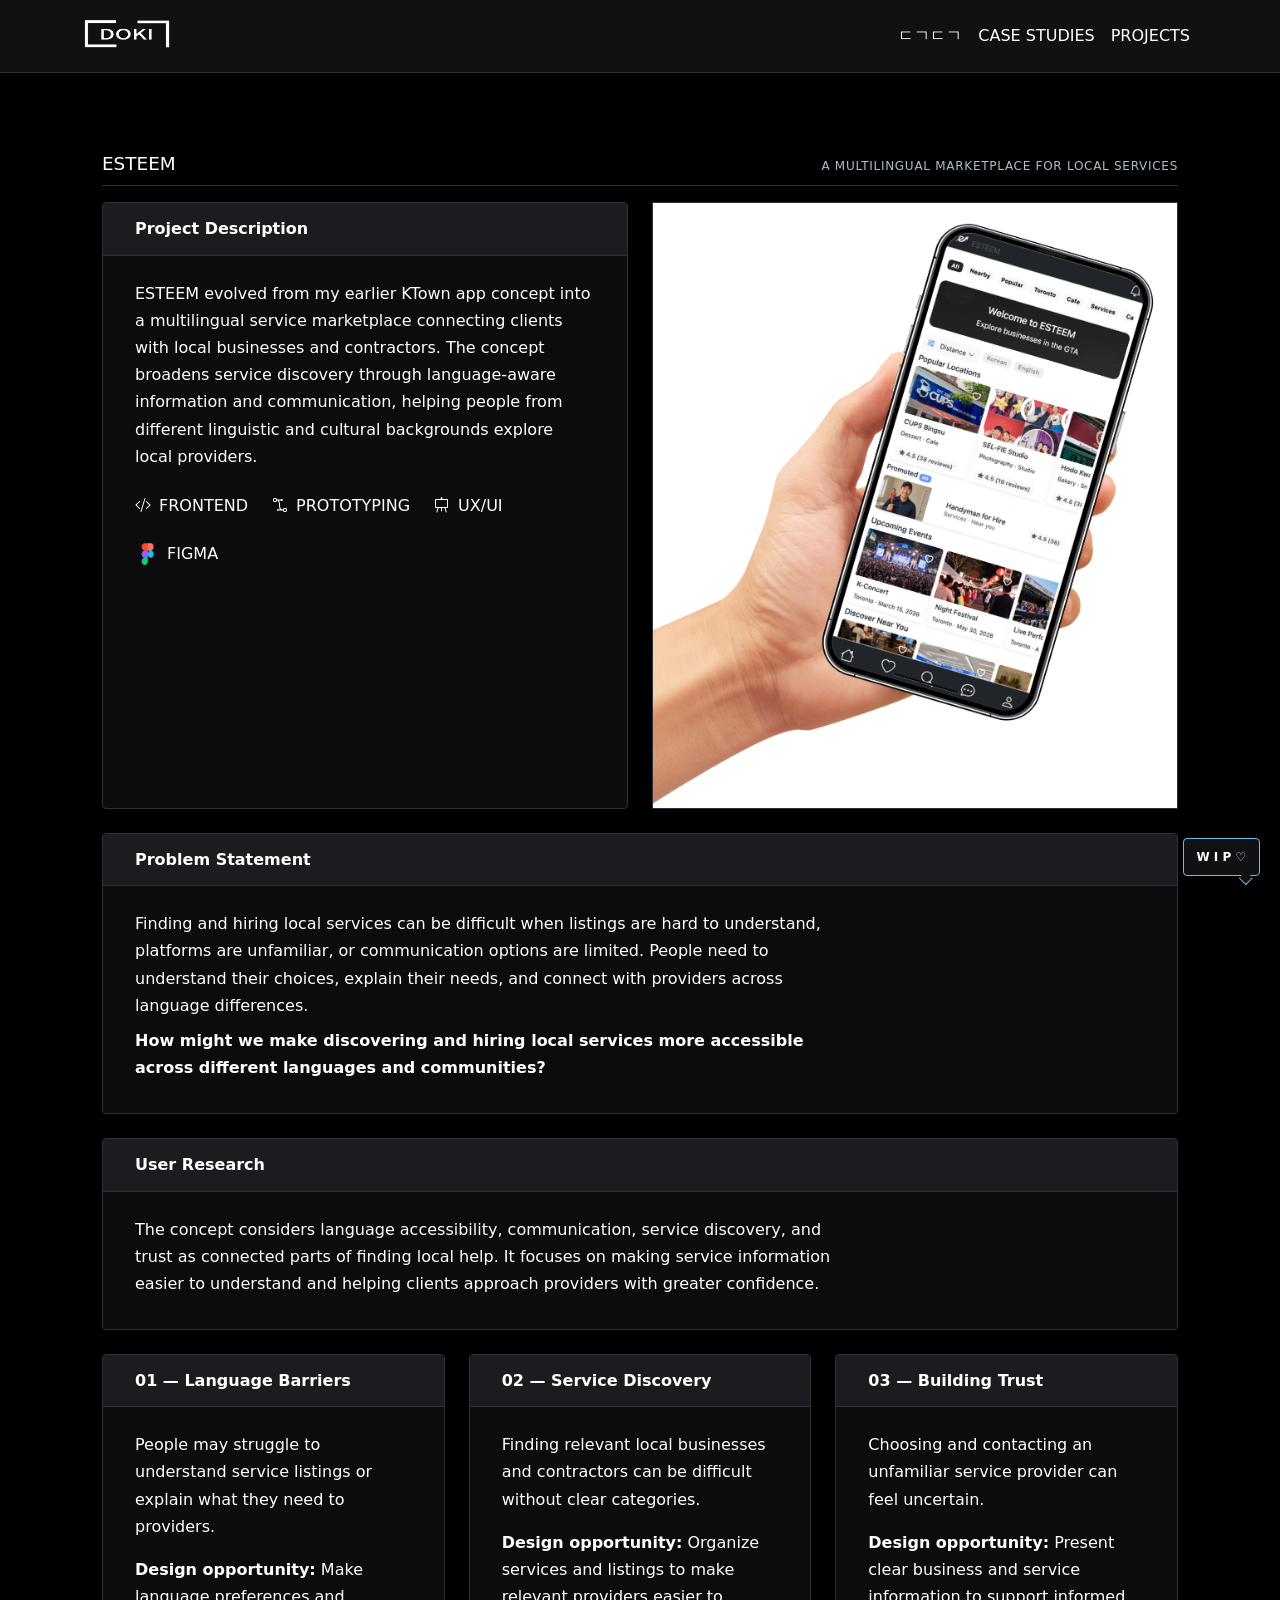
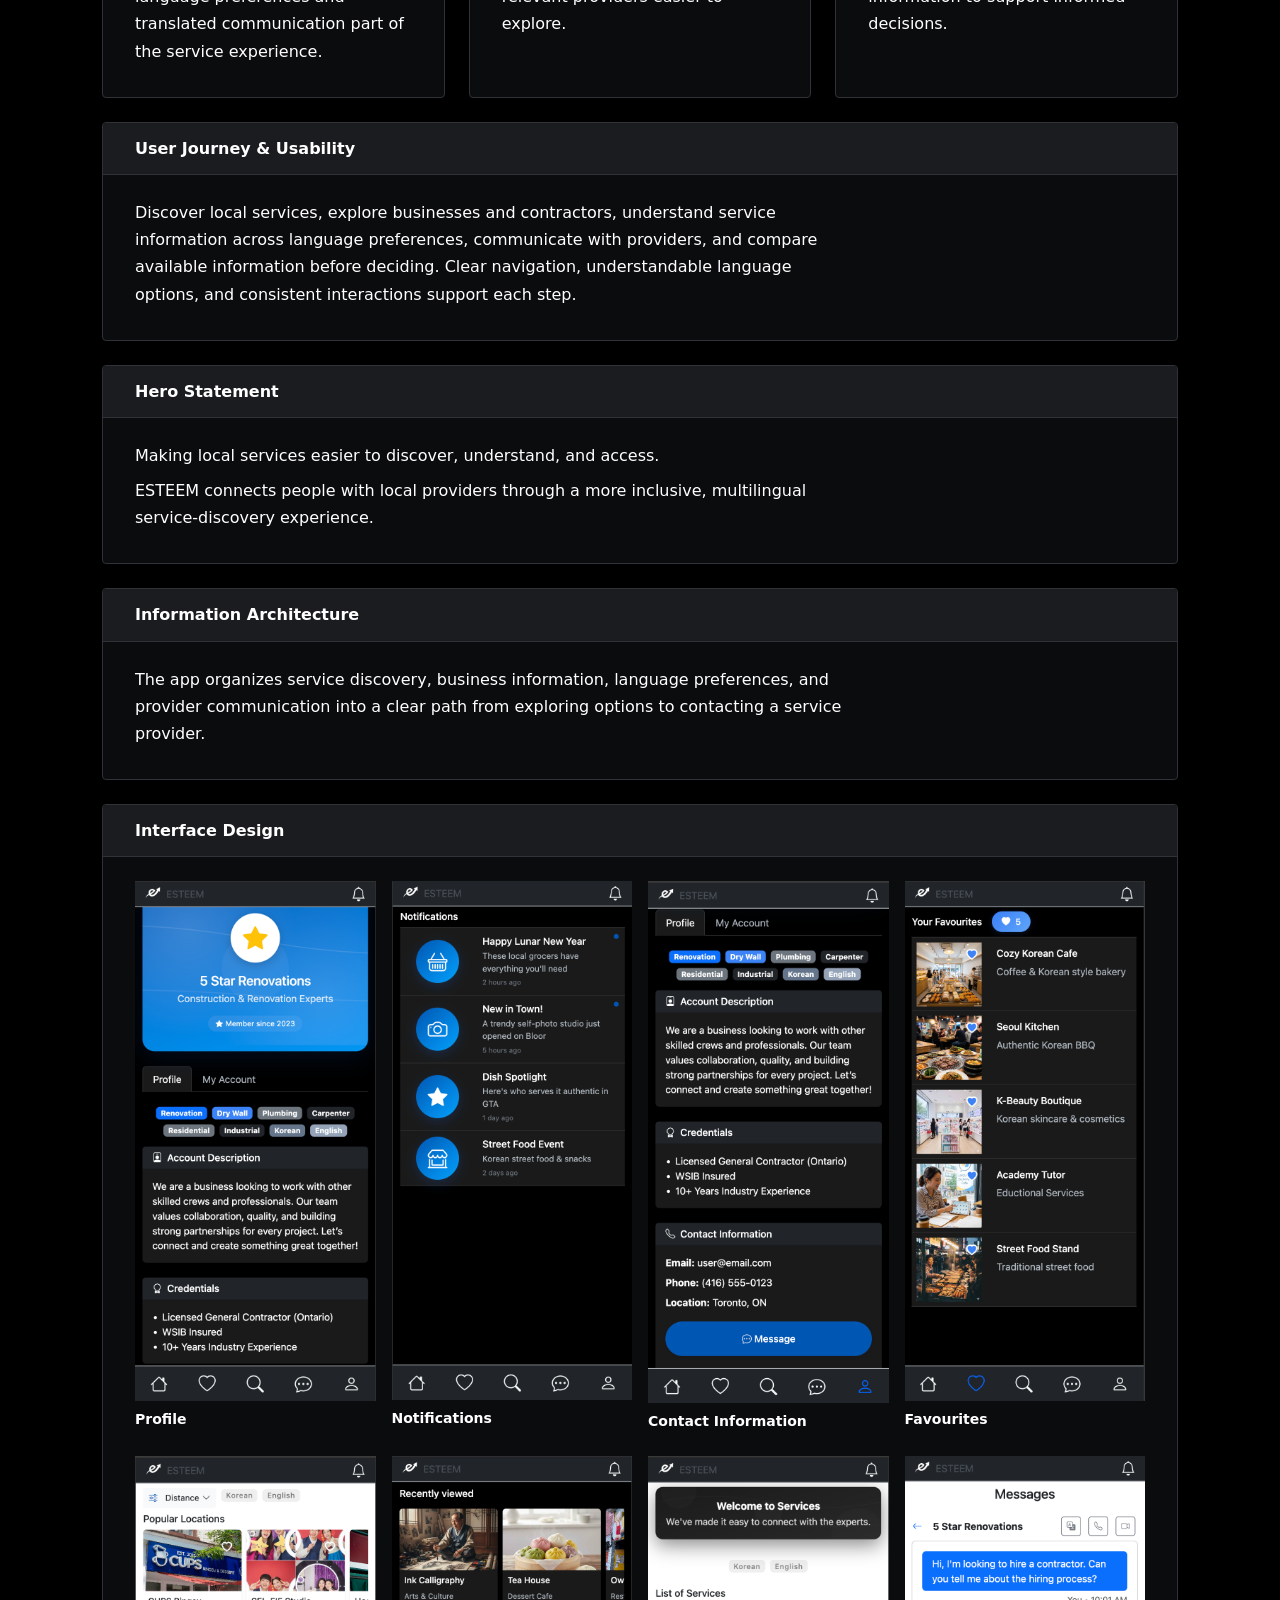
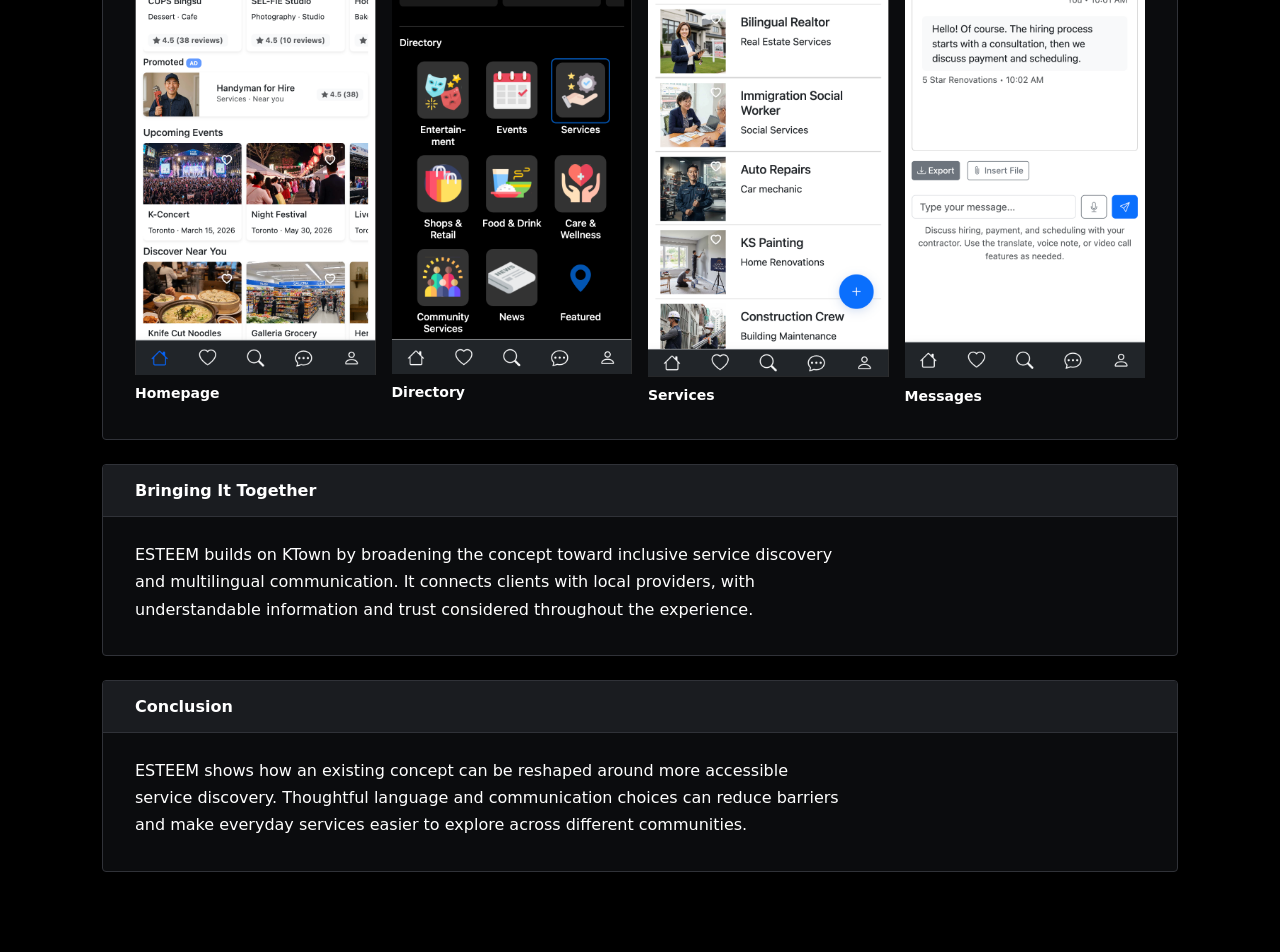
<file: casestudy3.html>
<!doctype html>
<html lang="en">

<head>

    <!-- METADATA -->
    <meta charset="utf-8">
    <meta name="viewport" content="width=device-width, initial-scale=1">
    <title>ESTEEM | Do-yun Kim</title>

    <!-- BOOTSTRAP 5 -->
    <script src="https://cdn.jsdelivr.net/npm/bootstrap@5.3.2/dist/js/bootstrap.bundle.min.js"
        integrity="sha384-C6RzsynM9kWDrMNeT87bh95OGNyZPhcTNXj1NW7RuBCsyN/o0jlpcV8Qyq46cDfL" crossorigin="anonymous">
        </script>
    <link href="https://cdn.jsdelivr.net/npm/bootstrap@5.3.2/dist/css/bootstrap.min.css" rel="stylesheet"
        integrity="sha384-T3c6CoIi6uLrA9TneNEoa7RxnatzjcDSCmG1MXxSR1GAsXEV/Dwwykc2MPK8M2HN" crossorigin="anonymous">

    <!-- JQUERY -->
    <script src="https://code.jquery.com/jquery-3.7.1.min.js"
        integrity="sha256-/JqT3SQfawRcv/BIHPThkBvs0OEvtFFmqPF/lYI/Cxo=" crossorigin="anonymous"></script>
    <script src="script.js"></script>

    <link rel="stylesheet" href="https://cdn.jsdelivr.net/npm/bootstrap-icons@1.13.1/font/bootstrap-icons.min.css">

    <link href="style.css" rel="stylesheet">

</head>

<body>

    <div id="site-header"></div>

    <section id="case-study-1" class="bg-light section-spacing case-study-detail">
        <div class="container portfolio-container">
            <div class="portfolio-section-heading">
                <h2>ESTEEM</h2>
                <span>A MULTILINGUAL MARKETPLACE FOR LOCAL SERVICES</span>
            </div>

            <div class="row g-4">

                <div class="col-12 col-md-6">
                    <article class="intro-card h-100">
                        <h3 class="h5 fw-bold text-white">Project Description</h3>
                        <p class="mb-0">ESTEEM evolved from my earlier KTown app concept into a multilingual service marketplace connecting clients with local businesses and contractors. The concept broadens service discovery through language-aware information and communication, helping people from different linguistic and cultural backgrounds explore local providers.</p>
                        <div class="d-flex flex-wrap align-items-center gap-4 mt-4" aria-label="Project skills">
                            <span class="d-inline-flex align-items-center gap-2"><i class="bi bi-code-slash" aria-hidden="true"></i> FRONTEND</span>
                            <span class="d-inline-flex align-items-center gap-2"><i class="bi bi-bezier2" aria-hidden="true"></i> PROTOTYPING</span>
                            <span class="d-inline-flex align-items-center gap-2"><i class="bi bi-easel" aria-hidden="true"></i> UX/UI</span>
                            <span class="d-inline-flex align-items-center gap-2"><img src="images/Figma.png" alt="" width="24" height="24"> FIGMA</span>
                        </div>
                    </article>
                </div>

                <div class="col-12 col-md-6 d-flex align-items-center justify-content-center">
                    <img src="images/ESTEEM.png" class="case-study-feature-image" alt="ESTEEM service discovery mockup">
                </div>

                <div class="col-12">
                    <article id="problem" class="intro-card h-100">
                        <h3 class="h5 fw-bold text-white">Problem Statement</h3>
                        <p class="mb-0">Finding and hiring local services can be difficult when listings are hard to understand, platforms are unfamiliar, or communication options are limited. People need to understand their choices, explain their needs, and connect with providers across language differences.</p>
                        <p class="mb-0 mt-2"><strong>How might we make discovering and hiring local services more accessible across different languages and communities?</strong></p>
                    </article>
                </div>
                <div class="col-12">
                    <article id="research" class="intro-card h-100">
                        <h3 class="h5 fw-bold text-white">User Research</h3>
                        <p class="mb-0">The concept considers language accessibility, communication, service discovery, and trust as connected parts of finding local help. It focuses on making service information easier to understand and helping clients approach providers with greater confidence.</p>
                    </article>
                </div>

                <div class="col-12 col-md-4">
                    <article class="intro-card h-100">
                        <h3 class="h5 fw-bold text-white">01 — Language Barriers</h3>
                        <p>People may struggle to understand service listings or explain what they need to providers.</p>
                        <p class="mb-0"><strong>Design opportunity:</strong> Make language preferences and translated communication part of the service experience.</p>
                    </article>
                </div>
                <div class="col-12 col-md-4">
                    <article class="intro-card h-100">
                        <h3 class="h5 fw-bold text-white">02 — Service Discovery</h3>
                        <p>Finding relevant local businesses and contractors can be difficult without clear categories.</p>
                        <p class="mb-0"><strong>Design opportunity:</strong> Organize services and listings to make relevant providers easier to explore.</p>
                    </article>
                </div>
                <div class="col-12 col-md-4">
                    <article class="intro-card h-100">
                        <h3 class="h5 fw-bold text-white">03 — Building Trust</h3>
                        <p>Choosing and contacting an unfamiliar service provider can feel uncertain.</p>
                        <p class="mb-0"><strong>Design opportunity:</strong> Present clear business and service information to support informed decisions.</p>
                    </article>
                </div>

                <div class="col-12">
                    <article class="intro-card h-100">
                        <h3 class="h5 fw-bold text-white">User Journey &amp; Usability</h3>
                        <p class="mb-0">Discover local services, explore businesses and contractors, understand service information across language preferences, communicate with providers, and compare available information before deciding. Clear navigation, understandable language options, and consistent interactions support each step.</p>
                    </article>
                </div>
                <div class="col-12">
                    <article class="intro-card h-100">
                        <h3 class="h5 fw-bold text-white">Hero Statement</h3>
                        <p class="mb-0">Making local services easier to discover, understand, and access.</p>
                        <p class="mb-0 mt-2">ESTEEM connects people with local providers through a more inclusive, multilingual service-discovery experience.</p>
                    </article>
                </div>

                <div class="col-12">
                    <article class="intro-card h-100">
                        <h3 class="h5 fw-bold text-white">Information Architecture</h3>
                        <p class="mb-0">The app organizes service discovery, business information, language preferences, and provider communication into a clear path from exploring options to contacting a service provider.</p>
                    </article>
                </div>

                <div class="col-12">
                    <article id="wireframes" class="intro-card h-100">
                        <h3 class="h5 fw-bold text-white">Interface Design</h3>
                        <div class="wireframe-grid">
                            <figure class="m-0">
                                <img src="images/Profile.png" class="wireframe-image" alt="ESTEEM business profile"
                                    width="680" height="1468" loading="lazy">
                                <figcaption class="small mt-2"><strong class="text-white">Profile</strong></figcaption>
                            </figure>
                            <figure class="m-0">
                                <img src="images/Notifications.png" class="wireframe-image" alt="ESTEEM notifications"
                                    width="680" height="1466" loading="lazy">
                                <figcaption class="small mt-2"><strong class="text-white">Notifications</strong></figcaption>
                            </figure>
                            <figure class="m-0">
                                <img src="images/ConactInfo.png" class="wireframe-image" alt="ESTEEM business contact information"
                                    width="678" height="1470" loading="lazy">
                                <figcaption class="small mt-2"><strong class="text-white">Contact Information</strong></figcaption>
                            </figure>
                            <figure class="m-0">
                                <img src="images/Favourites.png" class="wireframe-image" alt="ESTEEM favourites"
                                    width="680" height="1468" loading="lazy">
                                <figcaption class="small mt-2"><strong class="text-white">Favourites</strong></figcaption>
                            </figure>
                        </div>
                        <div class="wireframe-grid mt-4">
                            <figure class="m-0">
                                <img src="images/Homepage.png" class="wireframe-image" alt="ESTEEM homepage"
                                    width="682" height="1472" loading="lazy">
                                <figcaption class="small mt-2"><strong class="text-white">Homepage</strong></figcaption>
                            </figure>
                            <figure class="m-0">
                                <img src="images/Directory.png" class="wireframe-image" alt="ESTEEM directory"
                                    width="680" height="1466" loading="lazy">
                                <figcaption class="small mt-2"><strong class="text-white">Directory</strong></figcaption>
                            </figure>
                            <figure class="m-0">
                                <img src="images/Services.png" class="wireframe-image" alt="ESTEEM services"
                                    width="680" height="1474" loading="lazy">
                                <figcaption class="small mt-2"><strong class="text-white">Services</strong></figcaption>
                            </figure>
                            <figure class="m-0">
                                <img src="images/Messages.png" class="wireframe-image" alt="ESTEEM messages"
                                    width="676" height="1468" loading="lazy">
                                <figcaption class="small mt-2"><strong class="text-white">Messages</strong></figcaption>
                            </figure>
                        </div>
                    </article>
                </div>

                <div class="col-12">
                    <article id="solutions" class="intro-card h-100">
                        <h3 class="h5 fw-bold text-white">Bringing It Together</h3>
                        <p class="mb-0">ESTEEM builds on KTown by broadening the concept toward inclusive service discovery and multilingual communication. It connects clients with local providers, with understandable information and trust considered throughout the experience.</p>
                    </article>
                </div>

                <div class="col-12">
                    <article class="intro-card h-100">
                        <h3 class="h5 fw-bold text-white">Conclusion</h3>
                        <p class="mb-0">ESTEEM shows how an existing concept can be reshaped around more accessible service discovery. Thoughtful language and communication choices can reduce barriers and make everyday services easier to explore across different communities.</p>
                    </article>
                </div>

            </div>
        </div>
    </section>

</body>



</html>
</file>
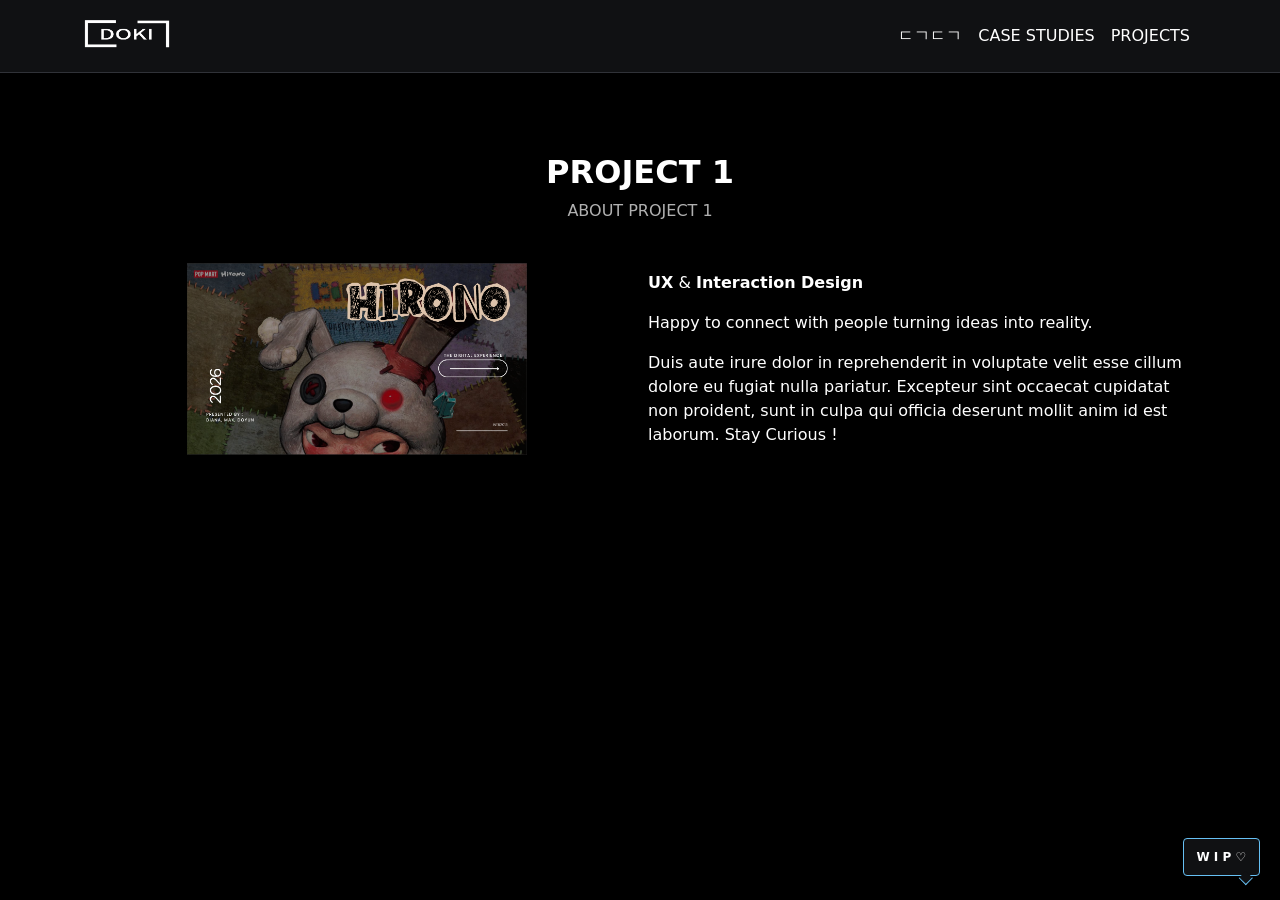
<file: project1.html>
<!doctype html>
<html lang="en">

<head>

    <!-- METADATA -->
    <meta charset="utf-8">
    <meta name="viewport" content="width=device-width, initial-scale=1">
    <title>Do-yun Kim</title>

    <!-- BOOTSTRAP 5 -->
    <script src="https://cdn.jsdelivr.net/npm/bootstrap@5.3.2/dist/js/bootstrap.bundle.min.js"
        integrity="sha384-C6RzsynM9kWDrMNeT87bh95OGNyZPhcTNXj1NW7RuBCsyN/o0jlpcV8Qyq46cDfL" crossorigin="anonymous">
        </script>
    <link href="https://cdn.jsdelivr.net/npm/bootstrap@5.3.2/dist/css/bootstrap.min.css" rel="stylesheet"
        integrity="sha384-T3c6CoIi6uLrA9TneNEoa7RxnatzjcDSCmG1MXxSR1GAsXEV/Dwwykc2MPK8M2HN" crossorigin="anonymous">

    <!-- JQUERY -->
    <script src="https://code.jquery.com/jquery-3.7.1.min.js"
        integrity="sha256-/JqT3SQfawRcv/BIHPThkBvs0OEvtFFmqPF/lYI/Cxo=" crossorigin="anonymous"></script>
    <script src="script.js"></script>

    <link rel="stylesheet" href="https://cdn.jsdelivr.net/npm/bootstrap-icons@1.13.1/font/bootstrap-icons.min.css">

    <link href="style.css" rel="stylesheet">

</head>

<body>
    <header id="site-header"></header>

    <section class="bg-light section-spacing">
        <div class="container">
            <div class="row mb-4">
                <div class="col-12 text-center">
                    <h2 class="fw-bold">PROJECT 1 </h2>
                    <p class="text-muted">ABOUT PROJECT 1</p>
                </div>
            </div>

            <div class="row g-3 align-items-center">
                <div class="col-12 col-md-6 text-center">
                    <img src="images/Hirono.png" class="img-fluid" alt="Project image"
                        width="600" height="600" style="max-width: 340px;">
                </div>

                <div class="col-12 col-md-6 text-center text-md-start">
                    <p>
                        <b>UX</b> & <b> Interaction Design</b>
                    </p>
                    <p>
                        Happy to connect with people turning ideas into reality.
                    </p>
                    <p class="mb-0">
                        Duis aute irure dolor in reprehenderit in voluptate velit esse cillum dolore eu fugiat nulla
                        pariatur. Excepteur sint occaecat cupidatat non proident, sunt in culpa qui officia deserunt
                        mollit anim id est laborum. Stay Curious !</p>
                </div>
            </div>
        </div>
    </section>

</body>



</html>
</file>
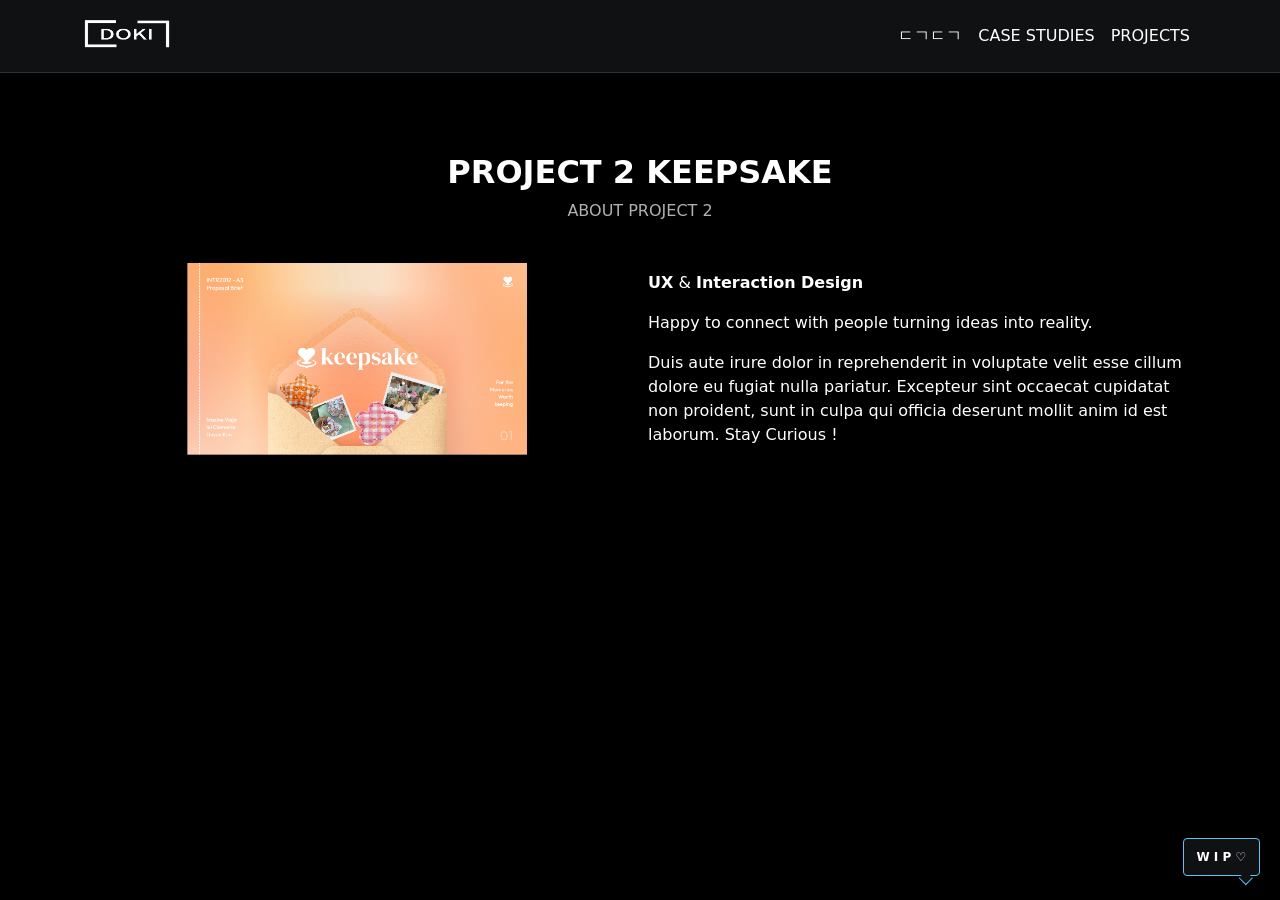
<file: project2.html>
<!doctype html>
<html lang="en">

<head>

    <!-- METADATA -->
    <meta charset="utf-8">
    <meta name="viewport" content="width=device-width, initial-scale=1">
    <title>Do-yun Kim</title>

    <!-- BOOTSTRAP 5 -->
    <script src="https://cdn.jsdelivr.net/npm/bootstrap@5.3.2/dist/js/bootstrap.bundle.min.js"
        integrity="sha384-C6RzsynM9kWDrMNeT87bh95OGNyZPhcTNXj1NW7RuBCsyN/o0jlpcV8Qyq46cDfL" crossorigin="anonymous">
        </script>
    <link href="https://cdn.jsdelivr.net/npm/bootstrap@5.3.2/dist/css/bootstrap.min.css" rel="stylesheet"
        integrity="sha384-T3c6CoIi6uLrA9TneNEoa7RxnatzjcDSCmG1MXxSR1GAsXEV/Dwwykc2MPK8M2HN" crossorigin="anonymous">

    <!-- JQUERY -->
    <script src="https://code.jquery.com/jquery-3.7.1.min.js"
        integrity="sha256-/JqT3SQfawRcv/BIHPThkBvs0OEvtFFmqPF/lYI/Cxo=" crossorigin="anonymous"></script>
    <script src="script.js"></script>

    <link rel="stylesheet" href="https://cdn.jsdelivr.net/npm/bootstrap-icons@1.13.1/font/bootstrap-icons.min.css">

    <link href="style.css" rel="stylesheet">

</head>
<body>

    <div id="site-header"></div>


     <section class="bg-light section-spacing">
        <div class="container">
            <div class="row mb-4">
                <div class="col-12 text-center">
                    <h2 class="fw-bold">PROJECT 2 KEEPSAKE</h2>
                    <p class="text-muted">ABOUT PROJECT 2</p>
                </div>
            </div>

            <div class="row g-3 align-items-center">
                <div class="col-12 col-md-6 text-center">
                    <img src="images/Keepsake.png" class="img-fluid" alt="Project image"
                        width="600" height="600" style="max-width: 340px;">
                </div>

                <div class="col-12 col-md-6 text-center text-md-start">
                    <p>
                        <b>UX</b> & <b> Interaction Design</b>
                    </p>
                    <p>
                        Happy to connect with people turning ideas into reality.
                    </p>
                    <p class="mb-0">
                        Duis aute irure dolor in reprehenderit in voluptate velit esse cillum dolore eu fugiat nulla
                        pariatur. Excepteur sint occaecat cupidatat non proident, sunt in culpa qui officia deserunt
                        mollit anim id est laborum. Stay Curious !</p>
                </div>
            </div>
        </div>
    </section>




</body>



</html>
</file>
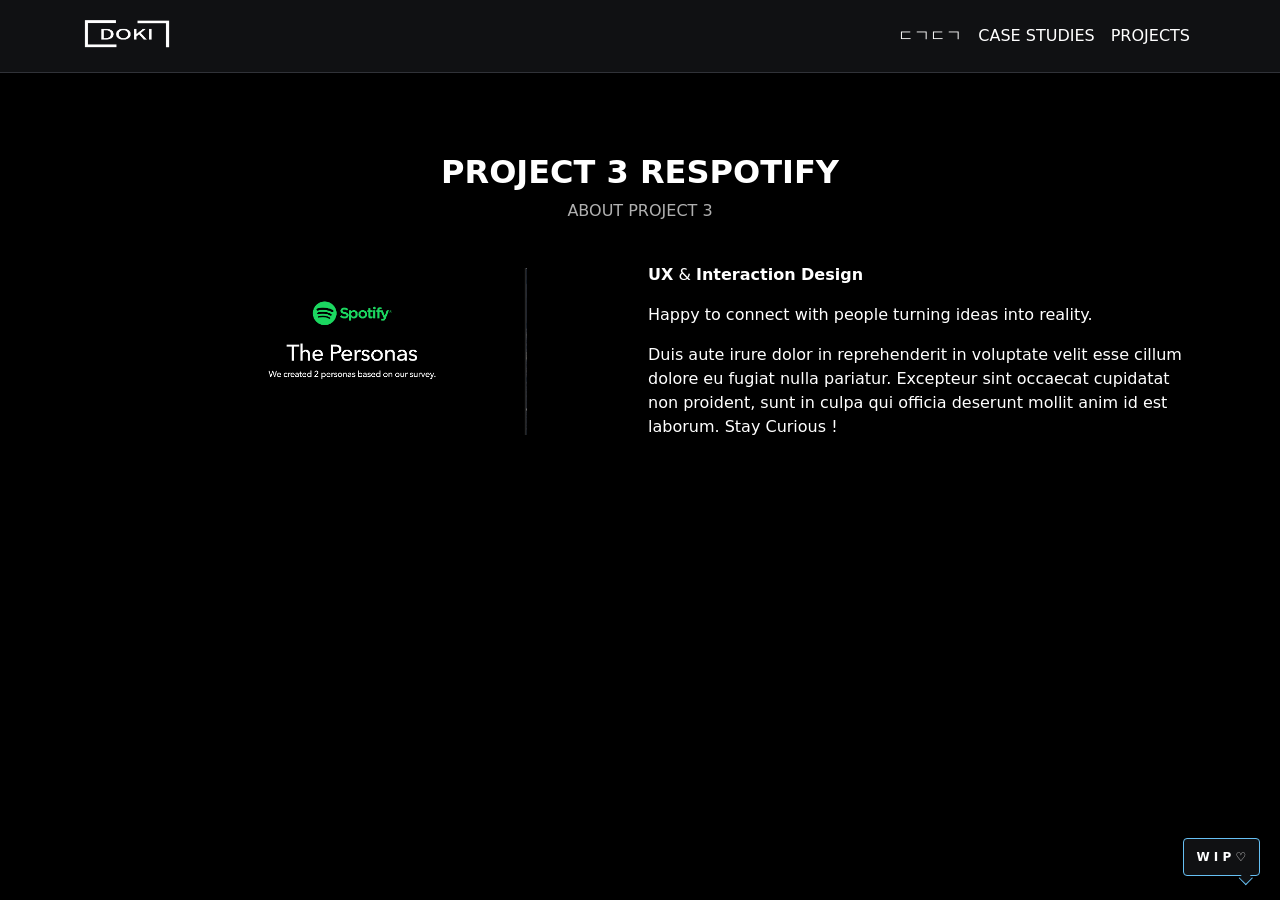
<file: project3.html>
<!doctype html>
<html lang="en">

<head>

    <!-- METADATA -->
    <meta charset="utf-8">
    <meta name="viewport" content="width=device-width, initial-scale=1">
    <title>Do-yun Kim</title>

    <!-- BOOTSTRAP 5 -->
    <script src="https://cdn.jsdelivr.net/npm/bootstrap@5.3.2/dist/js/bootstrap.bundle.min.js"
        integrity="sha384-C6RzsynM9kWDrMNeT87bh95OGNyZPhcTNXj1NW7RuBCsyN/o0jlpcV8Qyq46cDfL" crossorigin="anonymous">
        </script>
    <link href="https://cdn.jsdelivr.net/npm/bootstrap@5.3.2/dist/css/bootstrap.min.css" rel="stylesheet"
        integrity="sha384-T3c6CoIi6uLrA9TneNEoa7RxnatzjcDSCmG1MXxSR1GAsXEV/Dwwykc2MPK8M2HN" crossorigin="anonymous">

    <!-- JQUERY -->
    <script src="https://code.jquery.com/jquery-3.7.1.min.js"
        integrity="sha256-/JqT3SQfawRcv/BIHPThkBvs0OEvtFFmqPF/lYI/Cxo=" crossorigin="anonymous"></script>
    <script src="script.js"></script>

    <link rel="stylesheet" href="https://cdn.jsdelivr.net/npm/bootstrap-icons@1.13.1/font/bootstrap-icons.min.css">

    <link href="style.css" rel="stylesheet">

</head>
<body>

    <div id="site-header"></div>



     <section class="bg-light section-spacing">
        <div class="container">
            <div class="row mb-4">
                <div class="col-12 text-center">
                    <h2 class="fw-bold">PROJECT 3 RESPOTIFY</h2>
                    <p class="text-muted">ABOUT PROJECT 3</p>
                </div>
            </div>

            <div class="row g-3 align-items-center">
                <div class="col-12 col-md-6 text-center">
                    <img src="images/Respotify.png" class="img-fluid" alt="Project image"
                        width="600" height="600" style="max-width: 340px;">
                </div>

                <div class="col-12 col-md-6 text-center text-md-start">
                    <p>
                        <b>UX</b> & <b> Interaction Design</b>
                    </p>
                    <p>
                        Happy to connect with people turning ideas into reality.
                    </p>
                    <p class="mb-0">
                        Duis aute irure dolor in reprehenderit in voluptate velit esse cillum dolore eu fugiat nulla
                        pariatur. Excepteur sint occaecat cupidatat non proident, sunt in culpa qui officia deserunt
                        mollit anim id est laborum. Stay Curious !</p>
                </div>
            </div>
        </div>
    </section>







</body>



</html>
</file>
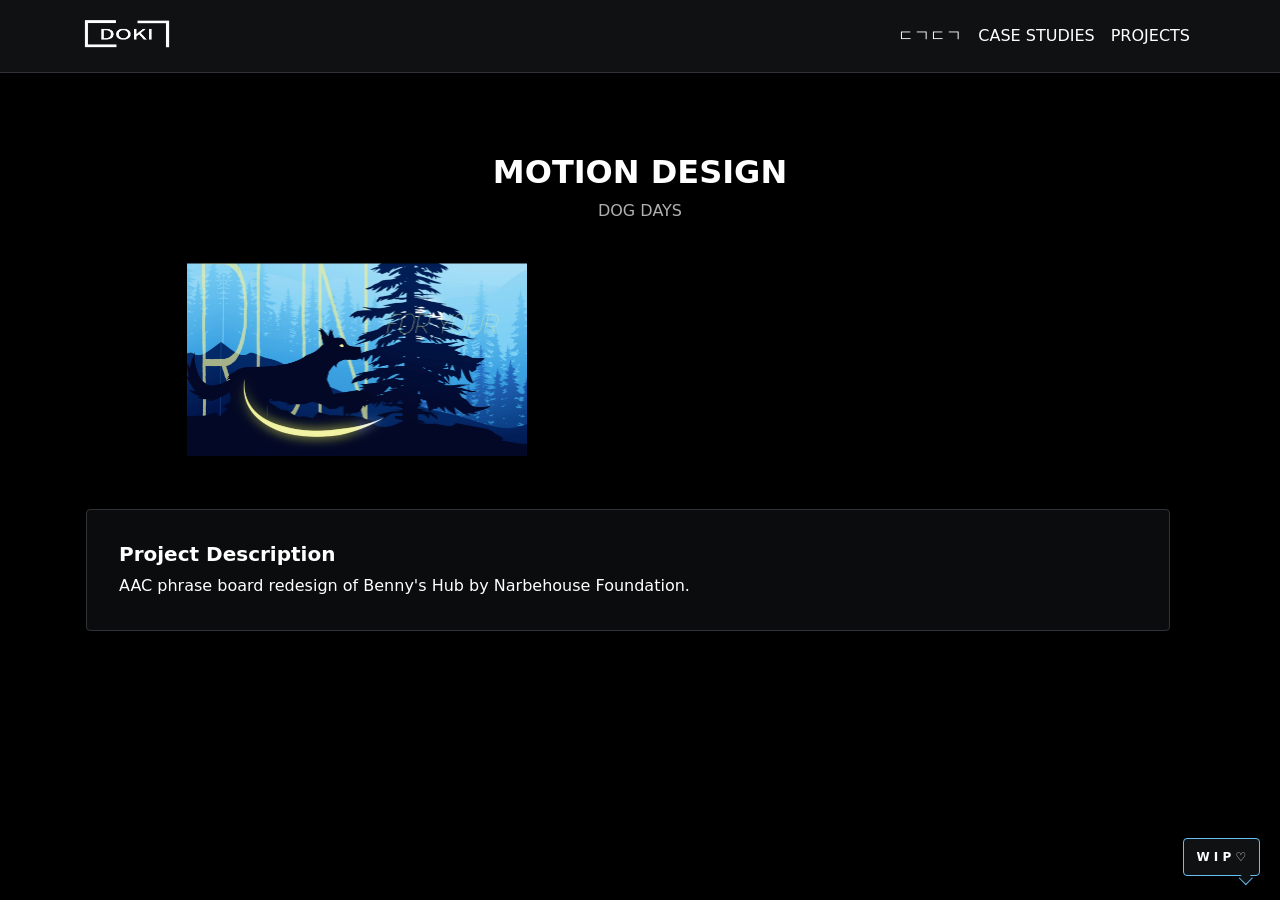
<file: project4.html>
<!doctype html>
<html lang="en">

<head>

    <!-- METADATA -->
    <meta charset="utf-8">
    <meta name="viewport" content="width=device-width, initial-scale=1">
    <title>Do-yun Kim</title>

    <!-- BOOTSTRAP 5 -->
    <script src="https://cdn.jsdelivr.net/npm/bootstrap@5.3.2/dist/js/bootstrap.bundle.min.js"
        integrity="sha384-C6RzsynM9kWDrMNeT87bh95OGNyZPhcTNXj1NW7RuBCsyN/o0jlpcV8Qyq46cDfL" crossorigin="anonymous">
        </script>
    <link href="https://cdn.jsdelivr.net/npm/bootstrap@5.3.2/dist/css/bootstrap.min.css" rel="stylesheet"
        integrity="sha384-T3c6CoIi6uLrA9TneNEoa7RxnatzjcDSCmG1MXxSR1GAsXEV/Dwwykc2MPK8M2HN" crossorigin="anonymous">

    <!-- JQUERY -->
    <script src="https://code.jquery.com/jquery-3.7.1.min.js"
        integrity="sha256-/JqT3SQfawRcv/BIHPThkBvs0OEvtFFmqPF/lYI/Cxo=" crossorigin="anonymous"></script>
    <script src="script.js"></script>

    <link rel="stylesheet" href="https://cdn.jsdelivr.net/npm/bootstrap-icons@1.13.1/font/bootstrap-icons.min.css">

    <link href="style.css" rel="stylesheet">

</head>

<body>

    <div id="site-header"></div>


    <section class="bg-light section-spacing">
        <div class="container">
            <div class="row mb-4">
                <div class="col-12 text-center">
                    <h2 class="fw-bold">MOTION DESIGN</h2>
                    <p class="text-muted">DOG DAYS</p>
                </div>
            </div>

            <div class="row g-3 align-items-center">
                <div class="col-12 col-md-6 text-center">
                    <img src="images/Motion_Design.png" class="img-fluid" alt="Project image" width="600" height="600"
                        style="max-width: 340px;">
                </div>

                <div class="row g-4">

                    <div class="col-12">
                        <article class="intro-card h-100">
                            <h3 class="h5 fw-bold text-white">Project Description</h3>
                            <p class="mb-0">AAC phrase board redesign of Benny's Hub by Narbehouse Foundation.</p>
                            




                        </article>
                    </div>


                </div>
            </div>




    </section>




</body>



</html>
</file>
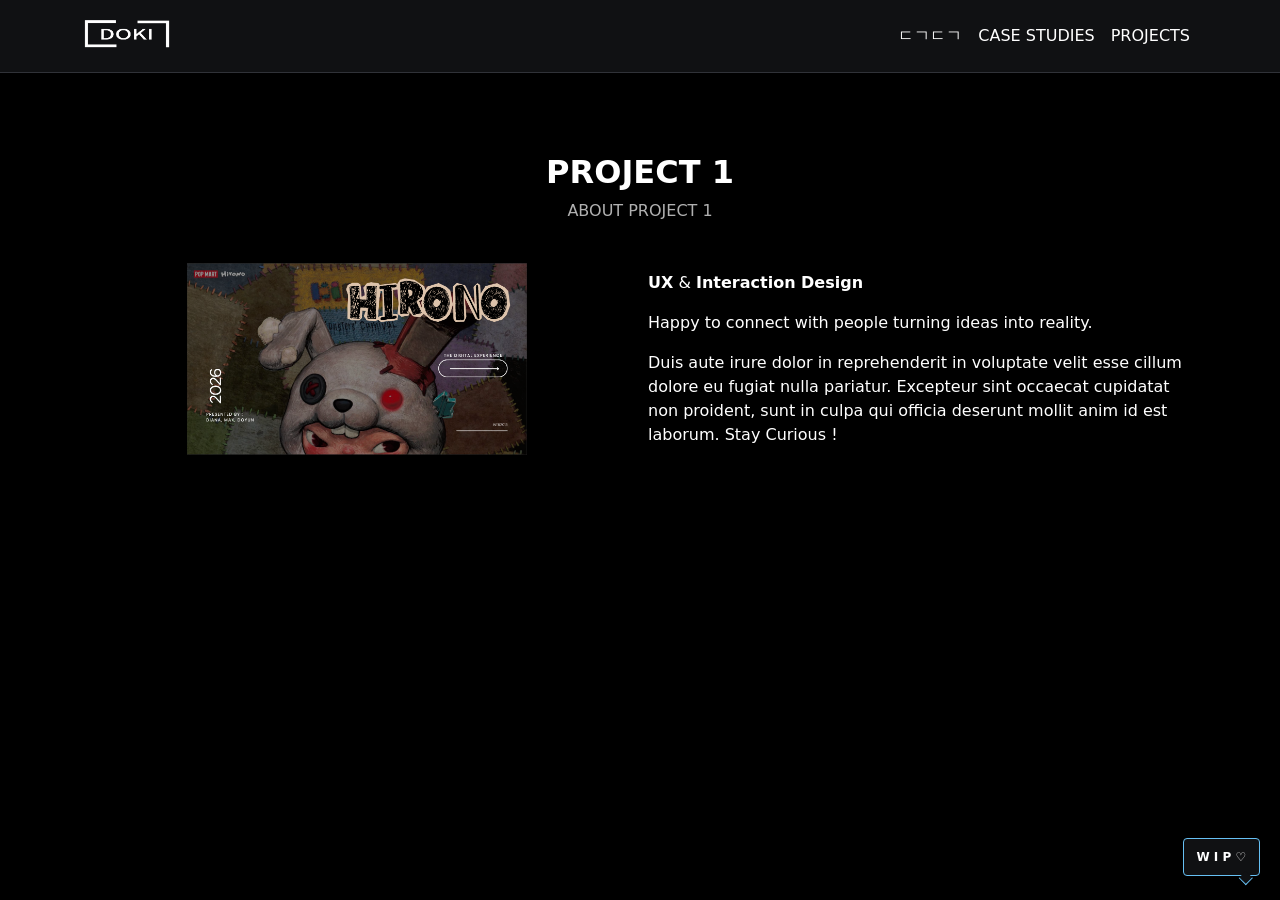
<file: project5.html>
<!doctype html>
<html lang="en">

<head>

    <!-- METADATA -->
    <meta charset="utf-8">
    <meta name="viewport" content="width=device-width, initial-scale=1">
    <title>Do-yun Kim</title>

    <!-- BOOTSTRAP 5 -->
    <script src="https://cdn.jsdelivr.net/npm/bootstrap@5.3.2/dist/js/bootstrap.bundle.min.js"
        integrity="sha384-C6RzsynM9kWDrMNeT87bh95OGNyZPhcTNXj1NW7RuBCsyN/o0jlpcV8Qyq46cDfL" crossorigin="anonymous">
        </script>
    <link href="https://cdn.jsdelivr.net/npm/bootstrap@5.3.2/dist/css/bootstrap.min.css" rel="stylesheet"
        integrity="sha384-T3c6CoIi6uLrA9TneNEoa7RxnatzjcDSCmG1MXxSR1GAsXEV/Dwwykc2MPK8M2HN" crossorigin="anonymous">

    <!-- JQUERY -->
    <script src="https://code.jquery.com/jquery-3.7.1.min.js"
        integrity="sha256-/JqT3SQfawRcv/BIHPThkBvs0OEvtFFmqPF/lYI/Cxo=" crossorigin="anonymous"></script>
    <script src="script.js"></script>

    <link rel="stylesheet" href="https://cdn.jsdelivr.net/npm/bootstrap-icons@1.13.1/font/bootstrap-icons.min.css">

    <link href="style.css" rel="stylesheet">

</head>
<body>

    <div id="site-header"></div>


     <section class="bg-light section-spacing">
        <div class="container">
            <div class="row mb-4">
                <div class="col-12 text-center">
                    <h2 class="fw-bold">PROJECT 1 </h2>
                    <p class="text-muted">ABOUT PROJECT 1</p>
                </div>
            </div>

            <div class="row g-3 align-items-center">
                <div class="col-12 col-md-6 text-center">
                    <img src="images/Hirono.png" class="img-fluid" alt="Project image"
                        width="600" height="600" style="max-width: 340px;">
                </div>

                <div class="col-12 col-md-6 text-center text-md-start">
                    <p>
                        <b>UX</b> & <b> Interaction Design</b>
                    </p>
                    <p>
                        Happy to connect with people turning ideas into reality.
                    </p>
                    <p class="mb-0">
                        Duis aute irure dolor in reprehenderit in voluptate velit esse cillum dolore eu fugiat nulla
                        pariatur. Excepteur sint occaecat cupidatat non proident, sunt in culpa qui officia deserunt
                        mollit anim id est laborum. Stay Curious !</p>
                </div>
            </div>
        </div>
    </section>


    

</body>



</html>
</file>
<file: style.css>
body {
  margin: 0;
  min-height: 100dvh;
  background-color: #000000;
  color: #fff;
  position: relative;
  isolation: isolate;
}

.intro-name,
.case-study-number {
  font-family: "Bungee Hairline", system-ui, sans-serif;
  font-weight: 400;
  font-style: normal;
}


.intro-name {
  margin-bottom: 0.75rem;
  color: #fff;
  font-size: clamp(2.75rem, 8vw, 5rem);
  line-height: 1;
  letter-spacing: 0.04em;
}


.lower-page {
  position: relative;
  isolation: isolate;
}

.lower-background-layer {
  position: absolute;
  inset: 34rem 0 0;
  width: 100%;
  pointer-events: none;
  z-index: -1;
  opacity: 0.38;
  -webkit-mask-image: linear-gradient(to bottom, transparent 0, #000 24rem);
  mask-image: linear-gradient(to bottom, transparent 0, #000 24rem);
}

.lower-background {
  position: sticky;
  top: 0;
  display: block;
  width: 100%;
  height: 100vh;
  height: 100dvh;
  object-fit: cover;
  -webkit-mask-image: linear-gradient(to bottom, #000 80%, transparent 100%);
  mask-image: linear-gradient(to bottom, #000 80%, transparent 100%);
}

.bg-light,
.bg-white {
  background-color: transparent !important;
}

.text-muted {
  color: #b0b0b0 !important;
}

.navbar {
  background-color: #101113 !important;
  border-color: #303238 !important;
  padding-block: 0;
}

.navbar .nav-link {
  color: #fff;
}

.navbar .nav-link:hover,
.navbar .nav-link:focus,
.navbar .nav-link.active {
  color: #66c0f4;
}

.navbar-toggler {
  border-color: #666;
}

.navbar-toggler-icon {
  filter: invert(1);
}

.card {
  background-color: #1e1e1e;
  color: #fff;
}

.section-spacing {
  padding-block: 4rem;
  scroll-margin-top: 7rem;
}

@media (min-width: 768px) {
  .section-spacing {
    padding-block: 5rem;
  }
}

/* NAV */

#site-header {
  position: sticky;
  top: 0;
  z-index: 1030;
}

.navbar-brand {
  display: flex;
  align-items: center;
  height: 72px;
  overflow: hidden;
  padding: 0;
  margin-right: 0;
}

.navbar-brand img {
  display: block;
}

.wip-bubble {
  position: fixed;
  right: 1.25rem;
  bottom: 1.5rem;
  padding: 0.55rem 0.8rem;
  border: 1px solid #66c0f4;
  border-radius: 4px;
  background: #101113;
  color: #fff;
  font-size: 0.75rem;
  font-weight: 700;
  pointer-events: none;
}

.wip-bubble::after {
  content: "";
  position: absolute;
  right: 0.5rem;
  bottom: -0.45rem;
  width: 0.6rem;
  height: 0.6rem;
  border-right: 1px solid #66c0f4;
  border-bottom: 1px solid #66c0f4;
  background: #101113;
  transform: rotate(45deg);
}

/* INTRO */

.portfolio-container {
  max-width: 1100px;
}

.portfolio-content {
  padding-block: 2rem;
}

.portfolio-content-backdrop {
  padding: clamp(1rem, 2vw, 1.5rem);
  background: rgba(0, 0, 0, 0.55);
  border-radius: 4px;
}

.container.portfolio-content-backdrop {
  width: calc(100% - 2rem);
}

.portfolio-section {
  scroll-margin-top: 7rem;
}

.portfolio-section-heading {
  display: flex;
  justify-content: space-between;
  align-items: baseline;
  flex-wrap: wrap;
  gap: 1rem;
  margin-bottom: 1rem;
  padding-bottom: 0.65rem;
  border-bottom: 1px solid #303238;
}

#casestudies > .portfolio-section-heading {
  margin-bottom: 2rem;
}

.case-study-entry {
  display: grid;
  grid-template-columns: clamp(2.5rem, 5vw, 3.5rem) minmax(0, 1fr);
  gap: clamp(0.75rem, 2vw, 1.5rem);
  align-items: start;
}

.case-study-entry + .case-study-entry {
  margin-top: clamp(2.5rem, 5vw, 4rem);
}

.case-study-entry .portfolio-panel {
  margin-bottom: 0;
}

.case-study-number {
  color: #fff;
  font-size: clamp(2.5rem, 5vw, 3.5rem);
  line-height: 1;
  text-align: center;
}

.portfolio-section-heading h2 {
  margin: 0;
  color: #fff;
  font-size: 1.15rem;
  font-weight: 400;
}

.portfolio-section-heading span,
.portfolio-panel-header > span {
  color: #a9bfd0;
  font-size: 0.75rem;
  letter-spacing: 0.06em;
}

.portfolio-panel {
  margin-bottom: 1.25rem;
  overflow: hidden;
  border: 1px solid #303238;
  border-radius: 4px;
  box-shadow: 0 8px 24px rgba(0, 0, 0, 0.2);
}

.portfolio-panel-header,
.project-card-header,
.case-study-detail .intro-card > h3 {
  padding: 0.75rem 1rem;
  background: #1a1c20;
  border-bottom: 1px solid #303238;
}

.portfolio-panel-header {
  display: flex;
  justify-content: space-between;
  align-items: baseline;
  gap: 1rem;
  flex-wrap: wrap;
}

.portfolio-panel-header h2,
.portfolio-panel-header h3 {
  margin: 0;
  color: #fff;
  font-size: 0.95rem;
  font-weight: 500;
}

.portfolio-panel-body {
  padding: 1rem;
  background: rgba(12, 13, 15, 0.94);
}

.portfolio-panel-body a {
  color: #57cbde;
  text-decoration: none;
}

.case-study-link {
  font-family: "Bungee Hairline", system-ui, sans-serif;
  font-weight: 400;
}

.portfolio-panel-body a:hover,
.portfolio-panel-body a:focus-visible {
  color: #fff;
}

.portfolio-panel-body a:focus-visible {
  outline: 2px solid #66c0f4;
  outline-offset: 3px;
}

.case-study-cover {
  display: block;
  width: 100%;
  aspect-ratio: 460 / 215;
  object-fit: cover;
  border: 1px solid #363b42;
}

.case-study-cover.sideburn-image {
  object-fit: contain;
  background: #202328;
}

.case-study-cover.sideburn-image.case-study-black-background {
  background: #000;
}

.intro-card {
  background: rgba(12, 13, 15, 0.94);
  border: 1px solid #303238;
  border-radius: 4px;
  padding: clamp(1.5rem, 3vw, 2rem);
}

.case-study-feature-image {
  display: block;
  width: 100%;
  height: auto;
  object-fit: contain;
  margin-inline: auto;
  border: 1px solid #303238;
}

.redesign-case-study {
  position: relative;
  isolation: isolate;
  overflow: hidden;
}

.redesign-pain-points {
  position: relative;
  isolation: isolate;
}

.redesign-pain-points::before,
.redesign-case-study::after {
  content: "";
  position: absolute;
  z-index: -1;
  width: clamp(300px, 45vw, 680px);
  aspect-ratio: 3 / 4;
  background-repeat: no-repeat;
  background-size: contain;
  opacity: 0.25;
  pointer-events: none;
}

.redesign-pain-points::before {
  top: 3rem;
  right: min(-3rem, calc((1100px - 100vw) / 2 - 1rem));
  background-image: url("images/Switch.png");
}

.redesign-case-study::after {
  bottom: -5rem;
  left: -9rem;
  background-image: url("images/Arduino.png");
  transform: rotate(4deg);
}

.yes-show-figure {
  display: flex;
  justify-content: center;
  align-items: center;
  gap: clamp(1rem, 3vw, 2rem);
}

.yes-show-caption {
  writing-mode: vertical-rl;
  transform: rotate(180deg);
  font-size: clamp(1.5rem, 4vw, 3rem);
  font-weight: 700;
}

.yes-show-gallery {
  display: grid;
  grid-template-columns: repeat(3, minmax(0, 1fr));
  gap: clamp(0.5rem, 1.5vw, 1rem);
  flex: 0 1 900px;
  min-width: 0;
}

.yes-show-user-image {
  display: block;
  width: 100%;
  height: auto;
  aspect-ratio: 1;
  object-fit: cover;
  object-position: center 68%;
  border: 1px solid #303238;
}

.yes-show-user-image-group {
  object-position: center 55%;
}

@media (max-width: 575px) {
  .yes-show-figure {
    flex-direction: column;
    align-items: flex-start;
  }

  .yes-show-caption {
    writing-mode: horizontal-tb;
    transform: none;
  }

  .yes-show-gallery {
    flex-basis: auto;
    width: 100%;
  }
}

.wireframe-grid {
  display: grid;
  grid-template-columns: repeat(auto-fit, minmax(min(100%, 180px), 1fr));
  gap: 1rem;
}

.wireframe-image {
  display: block;
  width: 100%;
  height: auto;
}

.case-study-detail .intro-card {
  padding: clamp(1.25rem, 3vw, 2rem);
  overflow: hidden;
  scroll-margin-top: 7rem;
}

.case-study-detail .intro-card > h3 {
  margin: calc(-1 * clamp(1.25rem, 3vw, 2rem)) calc(-1 * clamp(1.25rem, 3vw, 2rem)) 1.5rem;
  padding: 1rem clamp(1.25rem, 3vw, 2rem);
  font-size: 1rem;
}

.case-study-detail .intro-card p {
  max-width: 70ch;
  line-height: 1.7;
}


.profile-img-container {
  display: flex;
  justify-content: center;
  align-items: center;
}

.profile-img-fader {
  position: relative;
  width: 260px;
  max-width: 100%;
  aspect-ratio: 1;
  border-radius: 8px;
  overflow: hidden;
  background-color: transparent;
}

.profile-img-fader .profile-slide {
  position: absolute;
  inset: 0;
  width: 100%;
  height: 100%;
  object-fit: cover;
  border-radius: 7px;
  opacity: 0;
  transition: opacity 0.7s ease-in-out;
  pointer-events: none;
}

.profile-img-fader .profile-slide.active {
  opacity: 1;
  pointer-events: auto;
}

.profile-img-fader .profile-slide-bottom {
  object-position: center bottom;
}

/* Social card */
.socials-showcase {
  background: rgba(12, 13, 15, 0.94);
  border: 1px solid #303238;
  border-radius: 4px;
  padding: 1.25rem;
}

.socials-slot {
  display: flex;
  align-items: center;
  justify-content: center;
  width: 54px;
  height: 54px;
  background: #141b22;
  border: 1px solid #2a475e;
  border-radius: 6px;
  box-shadow: inset 0 0 10px rgba(0, 0, 0, 0.6);
  transition: transform 0.2s ease, background-color 0.2s ease, border-color 0.2s ease, box-shadow 0.2s ease;
}

.socials-slot img {
  width: 32px;
  height: 32px;
  object-fit: contain;
  transition: transform 0.2s ease;
}

.socials-slot:hover {
  background: #1b2838;
  border-color: #66c0f4;
  box-shadow: 0 0 12px rgba(102, 192, 244, 0.35), inset 0 0 8px rgba(102, 192, 244, 0.2);
  transform: translateY(-2px);
}

.socials-slot:hover img {
  transform: scale(1.1);
}

/* SITE LOADING SCREEN */

body.is-loading #site-header,
body.is-loading #intro-section,
body.is-loading #casestudies-section,
body.is-loading #skills-section,
body.is-loading #projects-section {
  opacity: 0;
  pointer-events: none;
}

#site-header,
#intro-section,
#casestudies-section,
#skills-section,
#projects-section {
  transition: opacity 0.45s ease;
}

.site-loader {
  position: fixed;
  inset: 0;
  z-index: 99999;
  display: flex;
  align-items: center;
  justify-content: center;
  background-color: transparent;
  opacity: 1;
  visibility: visible;
  transition: opacity 0.5s ease, visibility 0.5s ease;
  overflow: hidden;
}

.site-loader.loaded {
  opacity: 0;
  visibility: hidden;
  pointer-events: none;
}

.loader-minimal-brand {
  position: relative;
  z-index: 2;
  display: flex;
  align-items: center;
  justify-content: center;
  user-select: none;
}

.loader-brand-img {
  width: clamp(90px, 14vw, 130px);
  height: auto;
  object-fit: contain;
  filter: drop-shadow(0 0 16px rgba(255, 255, 255, 0.35));
  animation: brandPulse 2.2s ease-in-out infinite alternate;
}

@keyframes brandPulse {
  0% {
    opacity: 0.85;
    filter: drop-shadow(0 0 10px rgba(255, 255, 255, 0.2));
  }
  100% {
    opacity: 1;
    filter: drop-shadow(0 0 24px rgba(255, 255, 255, 0.5));
  }
}

@media (prefers-reduced-motion: reduce) {
  .loader-brand-img {
    animation: none;
  }
}

/* CARDS */

.project-card {
  background-color: #202328;
  border: 1px solid #363b42 !important;
  border-radius: 10px;
  overflow: hidden;
  box-shadow: none !important;
  transition: transform 0.2s ease, border-color 0.2s ease, box-shadow 0.2s ease;
}

.project-card:hover,
.project-card:focus-within {
  transform: translateY(-3px);
  border-color: #777d84 !important;
  box-shadow: 0 8px 20px rgba(0, 0, 0, 0.25) !important;
}

.project-card .card-img-top {
  aspect-ratio: 4 / 3;
  object-fit: cover;
  border-radius: 0;
  border-bottom: 1px solid #303238;
}

.project-card .respotify-thumbnail {
  object-fit: contain;
  background: #000;
}

.project-card .card-body {
  display: flex;
  flex-direction: column;
  gap: 0.75rem;
}

.project-status {
  align-self: flex-start;
  margin-top: auto;
  padding: 0.2rem 0.45rem;
  border: 1px solid #363b42;
  color: #b0b0b0;
  font-size: 0.7rem;
  letter-spacing: 0.05em;
}

.project-preview-trigger {
  padding: 0;
  border: 0;
  background: transparent;
  color: inherit;
  text-align: left;
}

.project-preview-trigger:focus-visible {
  outline: 2px solid #66c0f4;
  outline-offset: 3px;
}

.project-preview-modal .modal-content {
  background: #0c0d0f;
  border: 1px solid #303238;
}

.project-preview-modal .modal-header {
  border-bottom: 1px solid #303238;
}

.project-card {
  background: #0c0d0f;
  border-color: #303238 !important;
  border-radius: 4px;
}

.project-card-header {
  display: flex;
  align-items: center;
  min-height: 4rem;
}

.project-card-header h3 {
  margin: 0;
  font-size: 0.85rem;
}

.project-gallery-header {
  align-items: center;
}

/* Limit descriptions to 3 lines so cards stay even */
.card-text-clamp {
  display: -webkit-box;
  -webkit-line-clamp: 3;
  line-clamp: 3;
  -webkit-box-orient: vertical;
  overflow: hidden;
}

/* PROJECTS CAROUSEL (gap matches Bootstrap gap-4 = 1.5rem) */

.project-track {
  overflow-x: auto;
  scroll-snap-type: x mandatory;
  scrollbar-width: thin;
  /* room for hover lift and shadow without shifting the cards */
  margin-inline: -0.5rem;
  padding-inline: 0.5rem;
  scroll-padding-inline: 0.5rem;
}

/* Mobile: 1 card + a peek */
.project-slide {
  flex: 0 0 80%;
  scroll-snap-align: start;
}

/* Tablet: 2 cards */
@media (min-width: 576px) {
  .project-slide {
    flex-basis: calc(50% - 0.75rem);
  }
}

/* Desktop: 4 cards */
@media (min-width: 992px) {
  .project-slide {
    flex-basis: calc(25% - 1.125rem);
  }
}

.project-gallery-header #projPrev,
.project-gallery-header #projNext {
  background: #141b22;
  border-color: #2a475e;
  color: #c7d5e0;
  transition: all 0.2s ease;
}

.project-gallery-header #projPrev:hover:not(:disabled),
.project-gallery-header #projNext:hover:not(:disabled) {
  background: #1b2838;
  border-color: #66c0f4;
  color: #66c0f4;
  box-shadow: 0 0 8px rgba(102, 192, 244, 0.3);
}

.project-gallery-header #projPrev:disabled,
.project-gallery-header #projNext:disabled {
  opacity: 0.35;
  border-color: #2a475e;
}

.inventory-header {
  font-size: 0.75rem;
  font-weight: 700;
  letter-spacing: 1px;
  color: #c7d5e0;
}

/* SKILLS TICKER */

.skills-ticker {
  display: flex;
  align-items: center;
  width: 100%;
  overflow: hidden;
  margin-bottom: 2rem;
  border-block: 1px solid #303238;
  background: rgba(12, 13, 15, 0.94);
}

.skills-ticker-viewport {
  flex: 1;
  min-width: 0;
  overflow: hidden;
}

.skills-ticker-track {
  display: flex;
  width: max-content;
  min-width: 200%;
  animation: skills-scroll 30s linear infinite;
}

.skills-ticker-viewport:hover .skills-ticker-track,
.skills-ticker-viewport:focus-within .skills-ticker-track {
  animation-play-state: paused;
}

.skills-ticker-list {
  display: flex;
  flex: 1 0 50%;
  justify-content: space-around;
  align-items: center;
  gap: 2rem;
  margin: 0;
  padding: 0.5rem 2rem;
  list-style: none;
}

.skills-ticker-list li {
  display: flex;
  align-items: center;
  gap: 0.5rem;
  color: #d3d5d8;
  font-size: 0.75rem;
  font-weight: 600;
  letter-spacing: 0.05em;
  white-space: nowrap;
}

.skills-ticker-list img {
  width: 24px;
  height: 24px;
  object-fit: contain;
}

.skills-ticker-list i {
  color: #b0b0b0;
  font-size: 1.25rem;
  line-height: 1;
}

@keyframes skills-scroll {
  to { transform: translateX(-50%); }
}

@media (prefers-reduced-motion: reduce) {
  .skills-ticker-viewport {
    overflow-x: auto;
  }

  .skills-ticker-track {
    min-width: 100%;
    animation: none;
  }

  .skills-ticker-list {
    flex-basis: 100%;
  }

  .skills-ticker-list[aria-hidden="true"] {
    display: none;
  }
}

/* SLOT MACHINE MINI-GAME */

.slot-machine-showcase {
  background: rgba(12, 13, 15, 0.94);
  border: 1px solid #303238;
  border-radius: 4px;
  padding: 1.25rem;
}

.social-post-avatar {
  width: 38px;
  height: 38px;
  border-radius: 6px;
  object-fit: cover;
  border: 1px solid #2a475e;
  flex-shrink: 0;
  display: inline-block;
  vertical-align: middle;
}

.slot-reel {
  width: 54px;
  height: 54px;
  background: #141b22;
  border: 1px solid #2a475e;
  border-radius: 6px;
  display: flex;
  align-items: center;
  justify-content: center;
  box-shadow: inset 0 0 10px rgba(0, 0, 0, 0.6);
  transition: transform 0.2s ease, border-color 0.2s ease, box-shadow 0.2s ease;
  user-select: none;
}

.slot-reel img {
  width: 32px;
  height: 32px;
  object-fit: contain;
  filter: drop-shadow(0 2px 4px rgba(0, 0, 0, 0.4));
  user-select: none;
  pointer-events: none;
  transition: transform 0.2s ease;
}

.slot-reel.spin {
  animation: slotWobble 0.12s infinite alternate;
  border-color: #66c0f4;
  box-shadow: inset 0 0 10px rgba(102, 192, 244, 0.35);
}

.slot-reel.win-sparkle {
  animation: reelSparkle 0.8s ease-in-out infinite alternate;
  border-color: #ffd700;
}

.slot-reel.win-sparkle img {
  animation: iconPulse 0.8s ease-in-out infinite alternate;
}

.slot-reel.debuff-nap {
  animation: reelSleep 1s ease-in-out infinite alternate;
  border-color: #bd93f9;
}

.slot-reel.debuff-nap img {
  animation: meemoSleep 1s ease-in-out infinite alternate;
}

@keyframes reelSleep {
  0% {
    box-shadow: 0 0 8px rgba(189, 147, 249, 0.4), inset 0 0 10px rgba(189, 147, 249, 0.2);
    transform: translateY(0);
  }
  100% {
    box-shadow: 0 0 20px rgba(255, 121, 198, 0.7), inset 0 0 14px rgba(255, 121, 198, 0.4);
    transform: translateY(3px);
    border-color: #ff79c6;
  }
}

@keyframes meemoSleep {
  0% {
    transform: rotate(0deg) scale(1);
  }
  100% {
    transform: rotate(-8deg) scale(1.08);
  }
}

@keyframes reelSparkle {
  0% {
    box-shadow: 0 0 8px rgba(255, 215, 0, 0.5), inset 0 0 10px rgba(255, 215, 0, 0.3);
    transform: scale(1);
  }
  100% {
    box-shadow: 0 0 22px rgba(255, 215, 0, 0.9), inset 0 0 16px rgba(255, 215, 0, 0.6);
    transform: scale(1.06);
    border-color: #fff;
  }
}

@keyframes iconPulse {
  0% {
    transform: scale(1) rotate(0deg);
  }
  50% {
    transform: scale(1.18) rotate(6deg);
  }
  100% {
    transform: scale(1) rotate(-6deg);
  }
}

@keyframes slotWobble {
  from {
    transform: translateY(-3px);
  }
  to {
    transform: translateY(3px);
  }
}

.slot-msg {
  min-height: 2.2rem;
  display: flex;
  align-items: center;
  justify-content: center;
  font-weight: 500;
  font-size: 0.825rem;
  color: #c7d5e0;
  letter-spacing: 0.3px;
  padding: 0 0.5rem;
  line-height: 1.35;
}

.slot-btn {
  font-weight: 700;
  font-size: 0.75rem;
  letter-spacing: 1px;
  text-transform: uppercase;
  padding: 0.35rem 1.25rem;
  border-radius: 6px;
  transition: transform 0.1s ease, background-color 0.2s ease, border-color 0.2s ease, box-shadow 0.2s ease;
}

.slot-btn-spin {
  background: #141b22;
  border: 1px solid #2a475e;
  color: #c7d5e0;
}

.slot-btn-spin:hover:not(:disabled) {
  background: #1b2838;
  color: #66c0f4;
  border-color: #66c0f4;
  box-shadow: 0 0 12px rgba(102, 192, 244, 0.35), inset 0 0 8px rgba(102, 192, 244, 0.2);
  transform: translateY(-1px);
}

.slot-btn:active:not(:disabled) {
  transform: translateY(2px);
}

.slot-btn:disabled {
  opacity: 0.5;
  cursor: not-allowed;
}

/* REDUCED MOTION */

@media (prefers-reduced-motion: reduce) {
  .project-card {
    transition: none;
  }

  .project-card:hover,
  .project-card:focus-within {
    transform: none;
  }

  .slot-reel.spin {
    animation: none;
  }

}


:root {
  --line-height: 1.5rem;
}

/* Base typography for headline */
.headline-wrapper {
  display: flex;
  align-items: center;
  gap: 0.5rem;
  font-size: 1rem;
}

/* Container for scrolling text */
.scroll-container {
  height: var(--line-height);
  overflow: hidden;
}

.scroll-text {
  display: flex;
  flex-direction: column;
  animation: scrollUp 17.5s ease-in-out infinite; 
}

/* Individual moving items */
.item {
  height: var(--line-height);
  line-height: var(--line-height);
  color: #66c0f4; 
  white-space: nowrap; 
}

/* Keyframes adjusted for a 5-item loop */
@keyframes scrollUp {
  /* Item 1 */
  0%, 16% { transform: translateY(0); }
  
  /* Item 2 */
  20%, 36% { transform: translateY(calc(-1 * var(--line-height))); }
  
  /* Item 3 */
  40%, 56% { transform: translateY(calc(-2 * var(--line-height))); }
  
  /* Item 4 */
  60%, 76% { transform: translateY(calc(-3 * var(--line-height))); }
  
  /* Item 5 */
  80%, 96% { transform: translateY(calc(-4 * var(--line-height))); }
  
  /* Reset Snap */
  100% { transform: translateY(calc(-5 * var(--line-height))); }
}

.flow-scroll {
  max-height: 70vh;
  overflow-y: auto;
  border: 1px solid #303238;
  margin-top: 0.5rem;
}

.flow-scroll img {
  display: block;
  width: 100%;
  height: auto;
}
</file>
